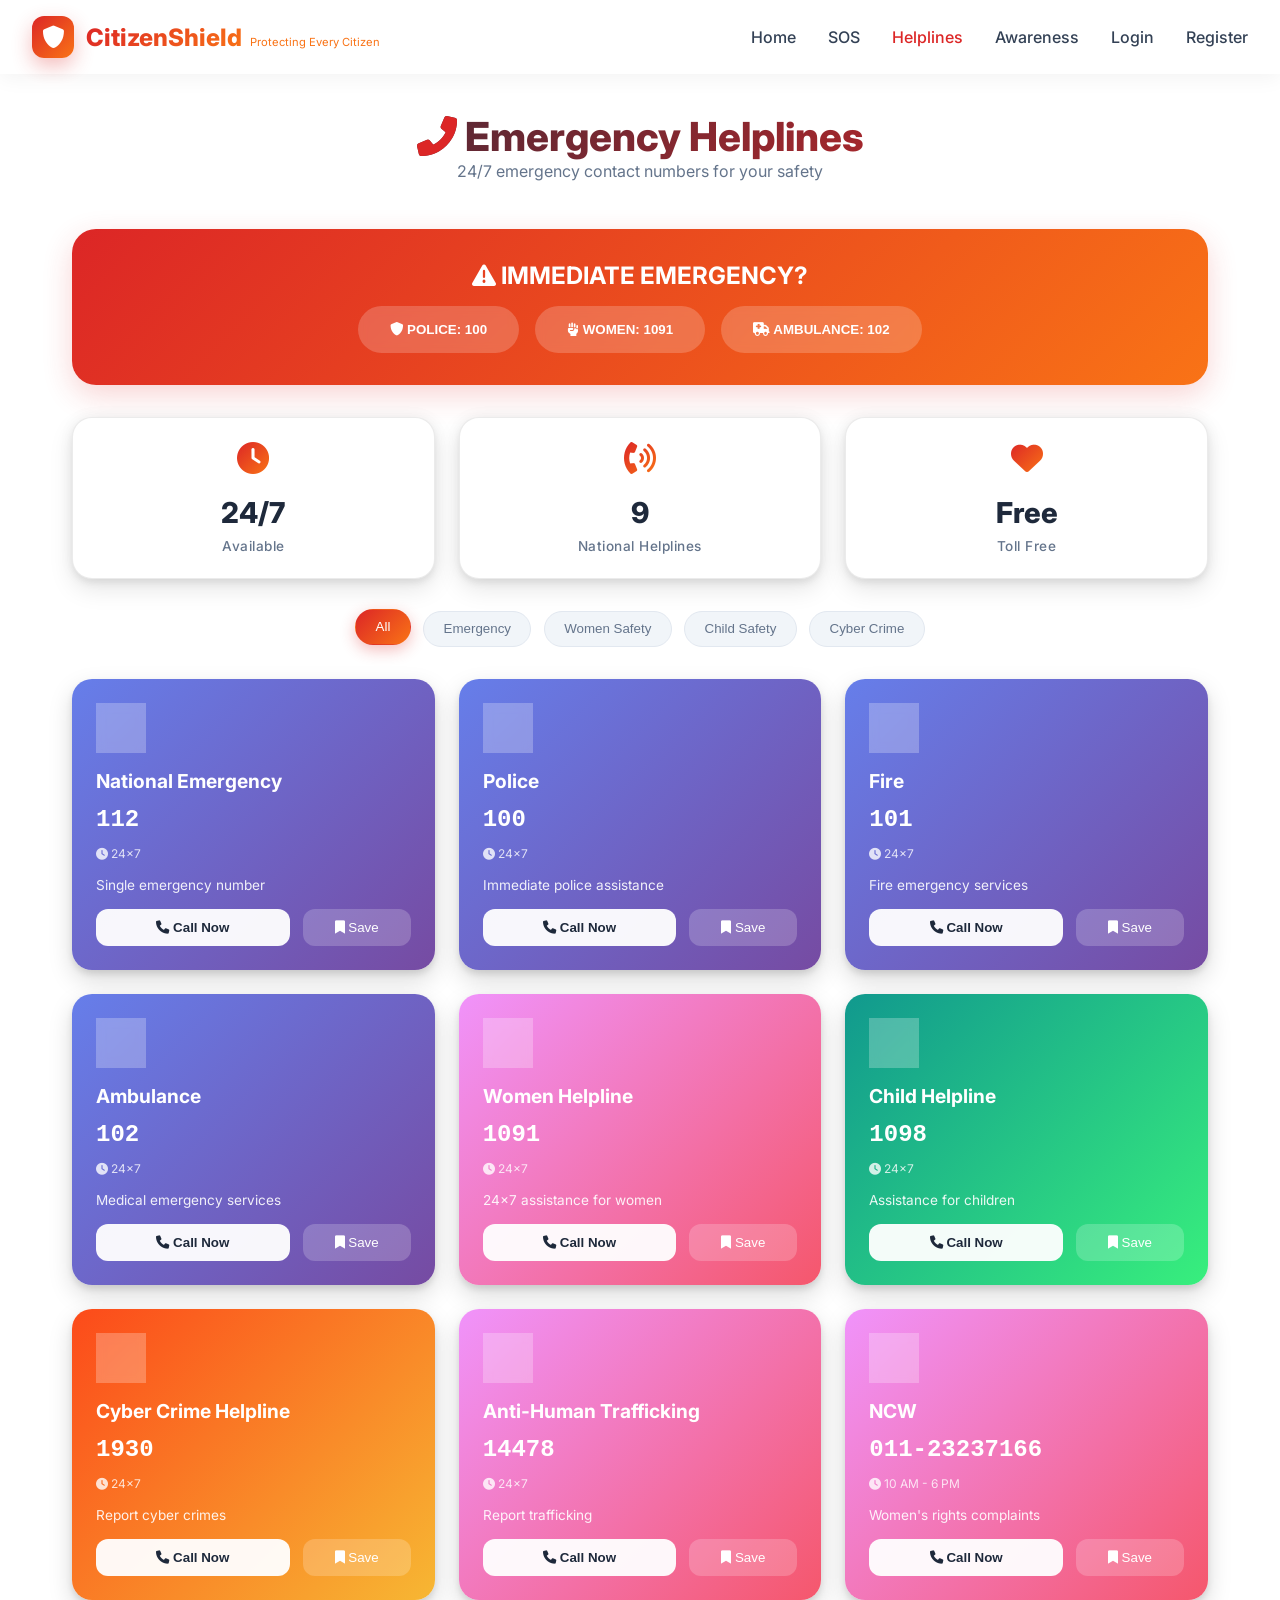
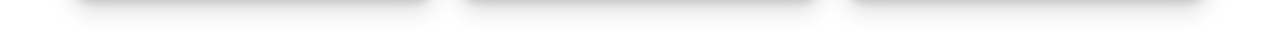
<file: frontend/pages/helplines.html>
<!DOCTYPE html>
<html lang="en">
<head>
    <meta charset="UTF-8">
    <meta name="viewport" content="width=device-width, initial-scale=1.0">
    <title>Emergency Helplines - CitizenShield</title>
    
    <link href="https://fonts.googleapis.com/css2?family=Inter:wght@300;400;500;600;700;800&display=swap" rel="stylesheet">
    <link rel="stylesheet" href="https://cdnjs.cloudflare.com/ajax/libs/font-awesome/6.0.0/css/all.min.css">
    
    <style>
        * {
            margin: 0;
            padding: 0;
            box-sizing: border-box;
        }

        body {
            font-family: 'Inter', sans-serif;
            background: #ffffff;
            color: #1e293b;
            overflow-x: hidden;
        }

        /* Navigation */
        .navbar {
            background: rgba(255, 255, 255, 0.98);
            backdrop-filter: blur(10px);
            box-shadow: 0 4px 20px rgba(0,0,0,0.05);
            position: fixed;
            width: 100%;
            top: 0;
            z-index: 1000;
        }

        .nav-container {
            max-width: 1280px;
            margin: 0 auto;
            padding: 1rem 2rem;
            display: flex;
            justify-content: space-between;
            align-items: center;
        }

        .logo {
            display: flex;
            align-items: center;
            gap: 12px;
            cursor: pointer;
        }

        .logo-icon {
            width: 42px;
            height: 42px;
            background: linear-gradient(135deg, #dc2626, #f97316);
            border-radius: 12px;
            display: flex;
            align-items: center;
            justify-content: center;
            box-shadow: 0 8px 20px rgba(220,38,38,0.3);
        }

        .logo-icon i {
            font-size: 1.4rem;
            color: white;
        }

        .logo-text {
            font-size: 1.5rem;
            font-weight: 800;
            background: linear-gradient(135deg, #dc2626, #f97316);
            -webkit-background-clip: text;
            -webkit-text-fill-color: transparent;
        }

        .logo-tag {
            font-size: 0.7rem;
            color: #f97316;
            margin-left: 0.5rem;
        }

        .nav-menu {
            display: flex;
            list-style: none;
            gap: 2rem;
            align-items: center;
        }

        .nav-menu a {
            text-decoration: none;
            color: #334155;
            font-weight: 500;
            transition: color 0.3s;
            cursor: pointer;
        }

        .nav-menu a:hover,
        .nav-menu a.active {
            color: #dc2626;
        }

        /* Helplines Container - White Background */
        .helplines-container {
            min-height: 100vh;
            background: #ffffff;
            padding-top: 80px;
        }

        .helplines-content {
            max-width: 1200px;
            margin: 0 auto;
            padding: 2rem;
        }

        .helplines-header {
            text-align: center;
            margin-bottom: 3rem;
        }

        .helplines-header h1 {
            font-size: 2.5rem;
            font-weight: 800;
            background: linear-gradient(135deg, #1e293b, #dc2626);
            -webkit-background-clip: text;
            -webkit-text-fill-color: transparent;
        }

        .helplines-header h1 i {
            background: none;
            -webkit-text-fill-color: #dc2626;
        }

        .helplines-header p {
            color: #64748b;
        }

        /* Emergency Bar - Colorful */
        .emergency-bar {
            background: linear-gradient(135deg, #dc2626, #f97316);
            border-radius: 24px;
            padding: 2rem;
            text-align: center;
            margin-bottom: 2rem;
            box-shadow: 0 10px 30px rgba(220,38,38,0.2);
        }

        .emergency-bar h2 {
            color: white;
            margin-bottom: 1rem;
        }

        .emergency-buttons {
            display: flex;
            justify-content: center;
            gap: 1rem;
            flex-wrap: wrap;
        }

        .emergency-btn {
            background: rgba(255,255,255,0.2);
            padding: 1rem 2rem;
            border-radius: 50px;
            color: white;
            font-weight: 600;
            border: none;
            cursor: pointer;
            transition: all 0.3s;
            backdrop-filter: blur(5px);
        }

        .emergency-btn:hover {
            background: white;
            color: #dc2626;
            transform: translateY(-3px);
        }

        /* Stats Cards - White with Full Shadow */
        .stats-grid {
            display: grid;
            grid-template-columns: repeat(auto-fit, minmax(200px, 1fr));
            gap: 1.5rem;
            margin-bottom: 2rem;
        }

        .stat-card {
            background: white;
            border-radius: 20px;
            padding: 1.5rem;
            text-align: center;
            box-shadow: 0 10px 25px rgba(0,0,0,0.1), 0 4px 6px rgba(0,0,0,0.05), 0 0 15px rgba(0,0,0,0.05);
            border: 1px solid rgba(0,0,0,0.08);
            transition: all 0.3s;
        }

        .stat-card:hover {
            transform: translateY(-5px);
            box-shadow: 0 20px 35px rgba(0,0,0,0.15), 0 8px 12px rgba(0,0,0,0.1), 0 0 20px rgba(249,115,22,0.2);
            border-color: rgba(249,115,22,0.3);
        }

        .stat-card i {
            font-size: 2rem;
            background: linear-gradient(135deg, #dc2626, #f97316);
            -webkit-background-clip: text;
            -webkit-text-fill-color: transparent;
            margin-bottom: 0.8rem;
            display: inline-block;
        }

        .stat-number {
            font-size: 1.8rem;
            font-weight: 800;
            color: #1e293b;
            margin: 0.5rem 0;
        }

        .stat-label {
            font-size: 0.85rem;
            color: #64748b;
            font-weight: 500;
            letter-spacing: 0.5px;
        }

        /* Category Filters */
        .category-filters {
            display: flex;
            justify-content: center;
            gap: 0.8rem;
            flex-wrap: wrap;
            margin-bottom: 2rem;
        }

        .filter-btn {
            background: #f1f5f9;
            border: 1px solid #e2e8f0;
            padding: 0.6rem 1.2rem;
            border-radius: 50px;
            color: #64748b;
            cursor: pointer;
            transition: all 0.3s;
            font-weight: 500;
        }

        .filter-btn:hover,
        .filter-btn.active {
            background: linear-gradient(135deg, #dc2626, #f97316);
            color: white;
            border-color: transparent;
            transform: translateY(-2px);
            box-shadow: 0 5px 15px rgba(220,38,38,0.3);
        }

        /* Helpline Cards - Colorful by Category */
        .helplines-grid {
            display: grid;
            grid-template-columns: repeat(auto-fill, minmax(320px, 1fr));
            gap: 1.5rem;
        }

        .helpline-card[data-category="emergency"] {
            background: linear-gradient(135deg, #667eea, #764ba2);
        }

        .helpline-card[data-category="women"] {
            background: linear-gradient(135deg, #f093fb, #f5576c);
        }

        .helpline-card[data-category="child"] {
            background: linear-gradient(135deg, #11998e, #38ef7d);
        }

        .helpline-card[data-category="cyber"] {
            background: linear-gradient(135deg, #fc4a1a, #f7b733);
        }

        .helpline-card {
            border-radius: 20px;
            padding: 1.5rem;
            transition: all 0.3s;
            color: white;
            box-shadow: 0 10px 25px rgba(0,0,0,0.15), 0 4px 6px rgba(0,0,0,0.1);
        }

        .helpline-card:hover {
            transform: translateY(-5px);
            box-shadow: 0 20px 35px rgba(0,0,0,0.2), 0 8px 12px rgba(0,0,0,0.15);
        }

        .helpline-icon {
            width: 50px;
            height: 50px;
            background: rgba(255,255,255,0.25);
            backdrop-filter: blur(5px);
            border-radius: 15px;
            display: flex;
            align-items: center;
            justify-content: center;
            margin-bottom: 1rem;
        }

        .helpline-icon i {
            font-size: 1.5rem;
            color: white;
        }

        .helpline-card h3 {
            color: white;
            font-size: 1.2rem;
            margin-bottom: 0.3rem;
        }

        .helpline-number {
            font-size: 1.5rem;
            font-weight: 700;
            color: white;
            margin: 0.8rem 0;
            font-family: monospace;
        }

        .helpline-description {
            color: rgba(255,255,255,0.9);
            font-size: 0.85rem;
            margin-bottom: 1rem;
        }

        .helpline-timing {
            font-size: 0.75rem;
            color: rgba(255,255,255,0.8);
            margin-bottom: 1rem;
        }

        .helpline-actions {
            display: flex;
            gap: 0.8rem;
        }

        .call-btn {
            flex: 2;
            background: rgba(255,255,255,0.95);
            color: #1e293b;
            border: none;
            padding: 0.7rem;
            border-radius: 12px;
            cursor: pointer;
            font-weight: 600;
            transition: all 0.3s;
        }

        .call-btn:hover {
            background: white;
            transform: scale(1.02);
            box-shadow: 0 3px 10px rgba(0,0,0,0.2);
        }

        .save-btn {
            flex: 1;
            background: rgba(255,255,255,0.2);
            color: white;
            border: none;
            padding: 0.7rem;
            border-radius: 12px;
            cursor: pointer;
            transition: all 0.3s;
        }

        .save-btn:hover {
            background: rgba(255,255,255,0.3);
            transform: scale(1.02);
        }

        .save-btn.saved {
            background: #10b981;
            color: white;
        }

        /* Modal */
        .call-modal {
            display: none;
            position: fixed;
            top: 0;
            left: 0;
            width: 100%;
            height: 100%;
            background: rgba(0,0,0,0.8);
            backdrop-filter: blur(8px);
            z-index: 2000;
            justify-content: center;
            align-items: center;
        }

        .call-modal.show {
            display: flex;
        }

        .call-modal-content {
            background: white;
            padding: 2rem;
            border-radius: 24px;
            max-width: 400px;
            width: 90%;
            text-align: center;
            box-shadow: 0 25px 50px rgba(0,0,0,0.3);
        }

        .call-modal-content i {
            font-size: 3rem;
            color: #dc2626;
            margin-bottom: 1rem;
        }

        .call-number {
            font-size: 2rem;
            font-weight: 800;
            color: #dc2626;
            margin: 1rem 0;
            font-family: monospace;
        }

        .call-actions {
            display: flex;
            gap: 1rem;
            margin-top: 1.5rem;
        }

        /* Toast */
        .toast {
            position: fixed;
            bottom: 20px;
            right: 20px;
            background: #10b981;
            color: white;
            padding: 0.8rem 1.2rem;
            border-radius: 50px;
            z-index: 3000;
            animation: slideIn 0.3s ease;
            box-shadow: 0 5px 20px rgba(0,0,0,0.2);
        }

        .toast.warning {
            background: #f59e0b;
        }

        .toast.error {
            background: #dc2626;
        }

        @keyframes slideIn {
            from {
                transform: translateX(100%);
                opacity: 0;
            }
            to {
                transform: translateX(0);
                opacity: 1;
            }
        }

        @keyframes slideOut {
            from {
                transform: translateX(0);
                opacity: 1;
            }
            to {
                transform: translateX(100%);
                opacity: 0;
            }
        }

        /* Mobile Menu */
        .hamburger {
            display: none;
            cursor: pointer;
            background: none;
            border: none;
            font-size: 1.8rem;
            color: #dc2626;
        }

        @media (max-width: 768px) {
            .hamburger {
                display: block;
            }

            .nav-menu {
                display: none;
                position: absolute;
                top: 70px;
                left: 0;
                width: 100%;
                background: white;
                flex-direction: column;
                padding: 1rem;
                gap: 1rem;
                box-shadow: 0 10px 20px rgba(0,0,0,0.1);
            }

            .nav-menu.active {
                display: flex;
            }

            .helplines-header h1 {
                font-size: 2rem;
            }

            .emergency-buttons {
                flex-direction: column;
            }

            .helplines-grid {
                grid-template-columns: 1fr;
            }

            .stats-grid {
                gap: 1rem;
            }

            .stat-number {
                font-size: 1.5rem;
            }
        }
    </style>
</head>
<body>
    <nav class="navbar">
        <div class="nav-container">
            <div class="logo" onclick="window.location.href='../index.html'">
                <div class="logo-icon"><i class="fas fa-shield-alt"></i></div>
                <div><span class="logo-text">CitizenShield</span><span class="logo-tag">Protecting Every Citizen</span></div>
            </div>
            <button class="hamburger" id="hamburger">
                <i class="fas fa-bars"></i>
            </button>
            <ul class="nav-menu" id="nav-menu">
                <li><a href="../index.html">Home</a></li>
                <li><a href="sos.html">SOS</a></li>
                <li><a href="helplines.html" class="active">Helplines</a></li>
                <li><a href="crime-awareness/dashboard.html">Awareness</a></li>
                <li><a href="profile.html">Profile</a></li>
                <li><a href="login.html">Login</a></li>
                <li><a href="register.html">Register</a></li>
            </ul>
        </div>
    </nav>

    <div class="helplines-container">
        <div class="helplines-content">
            <div class="helplines-header">
                <h1><i class="fas fa-phone-alt"></i> Emergency Helplines</h1>
                <p>24/7 emergency contact numbers for your safety</p>
            </div>

            <div class="emergency-bar">
                <h2><i class="fas fa-exclamation-triangle"></i> IMMEDIATE EMERGENCY?</h2>
                <div class="emergency-buttons">
                    <button class="emergency-btn" onclick="showCallModal('Police', '100')"><i class="fas fa-shield-alt"></i> POLICE: 100</button>
                    <button class="emergency-btn" onclick="showCallModal('Women Helpline', '1091')"><i class="fas fa-fist-raised"></i> WOMEN: 1091</button>
                    <button class="emergency-btn" onclick="showCallModal('Ambulance', '102')"><i class="fas fa-ambulance"></i> AMBULANCE: 102</button>
                </div>
            </div>

            <div class="stats-grid">
                <div class="stat-card"><i class="fas fa-clock"></i><div class="stat-number">24/7</div><div class="stat-label">Available</div></div>
                <div class="stat-card"><i class="fas fa-phone-volume"></i><div class="stat-number" id="helplines-count">9</div><div class="stat-label">National Helplines</div></div>
                <div class="stat-card"><i class="fas fa-heart"></i><div class="stat-number">Free</div><div class="stat-label">Toll Free</div></div>
            </div>

            <div class="category-filters">
                <button class="filter-btn active" onclick="filterHelplines('all')">All</button>
                <button class="filter-btn" onclick="filterHelplines('emergency')">Emergency</button>
                <button class="filter-btn" onclick="filterHelplines('women')">Women Safety</button>
                <button class="filter-btn" onclick="filterHelplines('child')">Child Safety</button>
                <button class="filter-btn" onclick="filterHelplines('cyber')">Cyber Crime</button>
            </div>

            <div id="helplines-grid" class="helplines-grid"></div>
        </div>
    </div>

    <div id="call-modal" class="call-modal">
        <div class="call-modal-content">
            <i class="fas fa-phone-volume"></i>
            <h3 id="call-service-name">Call Emergency Service</h3>
            <p>You are about to call</p>
            <div class="call-number" id="call-number">100</div>
            <div class="call-actions">
                <button onclick="makeCall()" class="call-btn" style="flex:2; background: #dc2626; color: white;">Call Now</button>
                <button onclick="closeCallModal()" class="save-btn" style="flex:1; background: #f1f5f9; color: #64748b;">Cancel</button>
            </div>
        </div>
    </div>

    <script>
        const helplinesData = [
            { service_name: "National Emergency", phone_number: "112", description: "Single emergency number", timing: "24x7", icon: "fa-exclamation-triangle", category: "emergency" },
            { service_name: "Police", phone_number: "100", description: "Immediate police assistance", timing: "24x7", icon: "fa-shield-alt", category: "emergency" },
            { service_name: "Fire", phone_number: "101", description: "Fire emergency services", timing: "24x7", icon: "fa-fire-extinguisher", category: "emergency" },
            { service_name: "Ambulance", phone_number: "102", description: "Medical emergency services", timing: "24x7", icon: "fa-ambulance", category: "emergency" },
            { service_name: "Women Helpline", phone_number: "1091", description: "24x7 assistance for women", timing: "24x7", icon: "fa-fist-raised", category: "women" },
            { service_name: "Child Helpline", phone_number: "1098", description: "Assistance for children", timing: "24x7", icon: "fa-child", category: "child" },
            { service_name: "Cyber Crime Helpline", phone_number: "1930", description: "Report cyber crimes", timing: "24x7", icon: "fa-laptop", category: "cyber" },
            { service_name: "Anti-Human Trafficking", phone_number: "14478", description: "Report trafficking", timing: "24x7", icon: "fa-hand-holding-heart", category: "women" },
            { service_name: "NCW", phone_number: "011-23237166", description: "Women's rights complaints", timing: "10 AM - 6 PM", icon: "fa-gavel", category: "women" }
        ];
        let allHelplines = helplinesData;
        let savedContacts = JSON.parse(localStorage.getItem('savedHelplines') || '[]');
        let currentCallNumber = '', currentCallService = '';

        function showToast(msg, type = 'success') {
            const toast = document.createElement('div');
            toast.className = `toast ${type}`;
            toast.innerHTML = `<i class="fas ${type === 'success' ? 'fa-check-circle' : 'fa-exclamation-circle'}"></i> ${msg}`;
            document.body.appendChild(toast);
            setTimeout(() => { toast.style.animation = 'slideOut 0.3s ease'; setTimeout(() => toast.remove(), 300); }, 3000);
        }

        function showCallModal(service, number) {
            currentCallService = service;
            currentCallNumber = number;
            document.getElementById('call-service-name').textContent = service;
            document.getElementById('call-number').textContent = number;
            document.getElementById('call-modal').classList.add('show');
        }
        
        function closeCallModal() { 
            document.getElementById('call-modal').classList.remove('show'); 
        }
        
        function makeCall() { 
            window.location.href = `tel:${currentCallNumber}`; 
            showToast(`Calling ${currentCallService}...`, 'success'); 
            setTimeout(closeCallModal, 1000); 
        }

        function saveContact(service, number) {
            const id = `${service}-${number}`;
            const idx = savedContacts.indexOf(id);
            if (idx === -1) { 
                savedContacts.push(id); 
                showToast(`✅ ${service} saved`, 'success'); 
            } else { 
                savedContacts.splice(idx, 1); 
                showToast(`❌ ${service} removed`, 'warning'); 
            }
            localStorage.setItem('savedHelplines', JSON.stringify(savedContacts));
            displayHelplines(allHelplines);
        }

        function filterHelplines(category) {
            document.querySelectorAll('.filter-btn').forEach(btn => btn.classList.remove('active'));
            event.target.classList.add('active');
            displayHelplines(category === 'all' ? allHelplines : allHelplines.filter(h => h.category === category));
        }

        function displayHelplines(helplines) {
            const container = document.getElementById('helplines-grid');
            document.getElementById('helplines-count').textContent = helplines.length;
            container.innerHTML = helplines.map(h => {
                const isSaved = savedContacts.includes(`${h.service_name}-${h.phone_number}`);
                return `<div class="helpline-card" data-category="${h.category}">
                    <div class="helpline-icon"><i class="fas ${h.icon}"></i></div>
                    <h3>${h.service_name}</h3>
                    <div class="helpline-number">${h.phone_number}</div>
                    <div class="helpline-timing"><i class="fas fa-clock"></i> ${h.timing}</div>
                    <p class="helpline-description">${h.description}</p>
                    <div class="helpline-actions">
                        <button onclick="showCallModal('${h.service_name}', '${h.phone_number}')" class="call-btn"><i class="fas fa-phone"></i> Call Now</button>
                        <button onclick="saveContact('${h.service_name}', '${h.phone_number}')" class="save-btn ${isSaved ? 'saved' : ''}"><i class="fas ${isSaved ? 'fa-check' : 'fa-bookmark'}"></i> ${isSaved ? 'Saved' : 'Save'}</button>
                    </div>
                </div>`;
            }).join('');
        }

        // Update navigation based on login status
        function updateNavigation() {
            const token = localStorage.getItem('token');
            const navMenu = document.getElementById('nav-menu');
            if (!navMenu) return;
            
            if (token) {
                navMenu.innerHTML = `
                    <li><a href="../index.html">Home</a></li>
                    <li><a href="sos.html">SOS</a></li>
                    <li><a href="helplines.html" class="active">Helplines</a></li>
                    <li><a href="crime-awareness/dashboard.html">Awareness</a></li>
                    <li><a href="profile.html">Profile</a></li>
                    <li><a href="#" id="logout-link">Logout</a></li>
                `;
            } else {
                navMenu.innerHTML = `
                    <li><a href="../index.html">Home</a></li>
                    <li><a href="sos.html">SOS</a></li>
                    <li><a href="helplines.html" class="active">Helplines</a></li>
                    <li><a href="crime-awareness/dashboard.html">Awareness</a></li>
                    <li><a href="login.html">Login</a></li>
                    <li><a href="register.html">Register</a></li>
                `;
            }
            
            // Add logout event listener
            const logoutLink = document.getElementById('logout-link');
            if (logoutLink) {
                logoutLink.addEventListener('click', (e) => {
                    e.preventDefault();
                    localStorage.removeItem('token');
                    localStorage.removeItem('user');
                    showToast('Logged out successfully', 'success');
                    setTimeout(() => window.location.href = '../index.html', 1000);
                });
            }
        }

        // Hamburger Menu
        const hamburger = document.getElementById('hamburger');
        const navMenu = document.getElementById('nav-menu');
        
        if (hamburger) {
            hamburger.addEventListener('click', () => {
                navMenu.classList.toggle('active');
                hamburger.innerHTML = navMenu.classList.contains('active') ? '<i class="fas fa-times"></i>' : '<i class="fas fa-bars"></i>';
            });
        }

        document.addEventListener('DOMContentLoaded', () => { 
            displayHelplines(allHelplines);
            updateNavigation();
        });
        
        window.addEventListener('click', e => { 
            if (e.target === document.getElementById('call-modal')) closeCallModal(); 
        });
        
        document.addEventListener('keydown', e => { 
            if (e.key === 'Escape') closeCallModal(); 
        });
    </script>
</body>
</html>
</file>
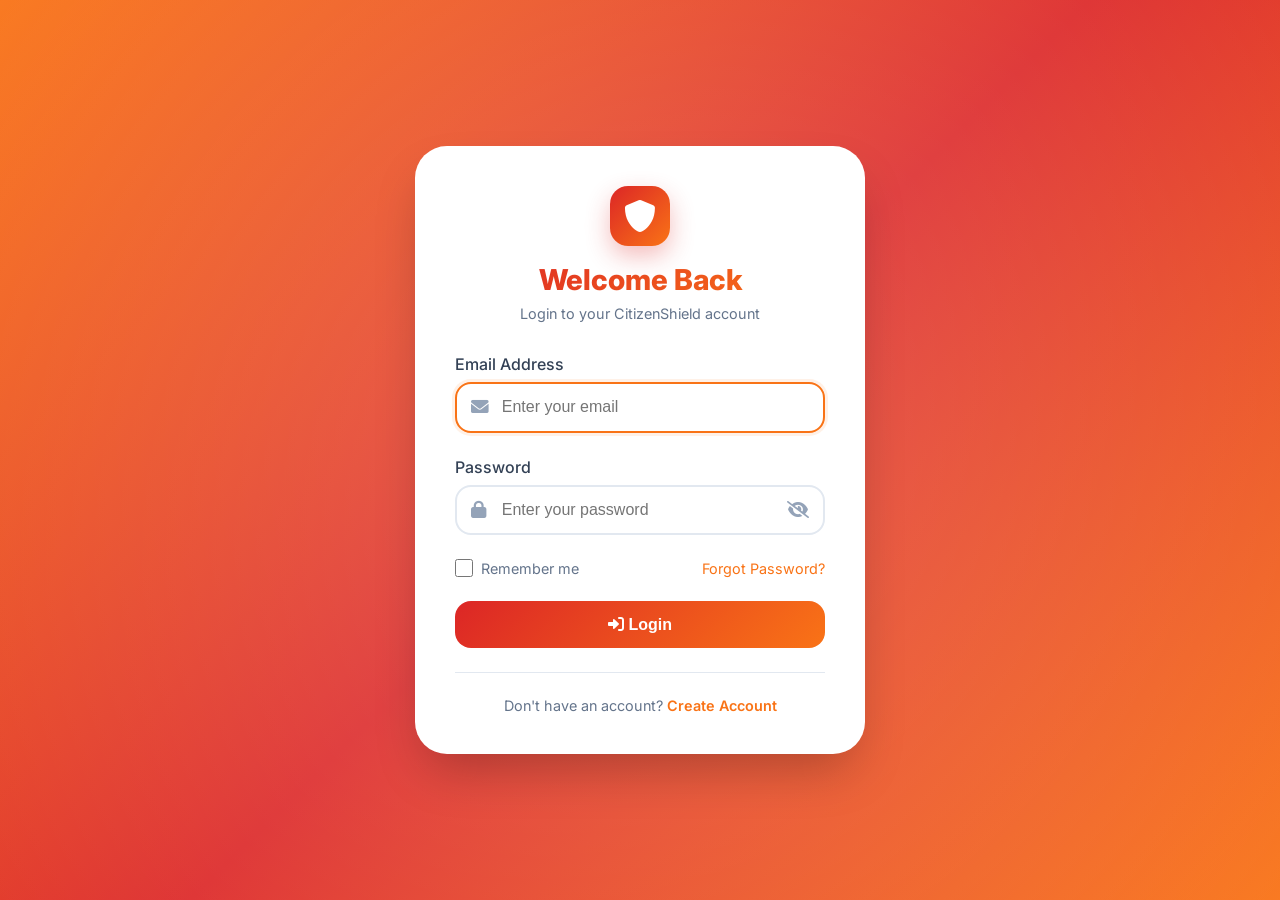
<file: frontend/pages/login.html>
<!DOCTYPE html>
<html lang="en">
<head>
    <meta charset="UTF-8">
    <meta name="viewport" content="width=device-width, initial-scale=1.0">
    <title>Login - CitizenShield</title>
    
    <link href="https://fonts.googleapis.com/css2?family=Inter:wght@300;400;500;600;700;800&display=swap" rel="stylesheet">
    <link rel="stylesheet" href="https://cdnjs.cloudflare.com/ajax/libs/font-awesome/6.0.0/css/all.min.css">
    
    <style>
        * {
            margin: 0;
            padding: 0;
            box-sizing: border-box;
        }

        body {
            font-family: 'Inter', sans-serif;
            background: #ffffff;
            color: #1e293b;
            overflow-x: hidden;
        }

        .auth-container {
            min-height: 100vh;
            display: flex;
            align-items: center;
            justify-content: center;
            background: linear-gradient(135deg, #f97316 0%, #dc2626 50%, #f97316 100%);
            position: relative;
            overflow: hidden;
            padding: 2rem;
        }

        .auth-bg {
            position: absolute;
            width: 100%;
            height: 100%;
            top: 0;
            left: 0;
            overflow: hidden;
        }

        .auth-bg::before {
            content: '';
            position: absolute;
            width: 200%;
            height: 200%;
            top: -50%;
            left: -50%;
            background: radial-gradient(circle, rgba(255,255,255,0.2) 0%, rgba(255,255,255,0.05) 50%, transparent 70%);
            animation: rotate 30s linear infinite;
        }

        @keyframes rotate {
            from { transform: rotate(0deg); }
            to { transform: rotate(360deg); }
        }

        .auth-card {
            position: relative;
            z-index: 10;
            max-width: 450px;
            width: 100%;
            background: white;
            border-radius: 32px;
            padding: 2.5rem;
            box-shadow: 0 25px 50px -12px rgba(0, 0, 0, 0.25);
            animation: fadeInUp 0.6s ease;
        }

        @keyframes fadeInUp {
            from { opacity: 0; transform: translateY(30px); }
            to { opacity: 1; transform: translateY(0); }
        }

        .auth-logo {
            text-align: center;
            margin-bottom: 2rem;
        }

        .auth-logo-icon {
            width: 60px;
            height: 60px;
            background: linear-gradient(135deg, #dc2626, #f97316);
            border-radius: 18px;
            display: flex;
            align-items: center;
            justify-content: center;
            margin: 0 auto 1rem;
            box-shadow: 0 10px 25px rgba(220,38,38,0.3);
        }

        .auth-logo-icon i { font-size: 2rem; color: white; }
        .auth-logo h1 { font-size: 1.8rem; font-weight: 800; background: linear-gradient(135deg, #dc2626, #f97316); -webkit-background-clip: text; -webkit-text-fill-color: transparent; margin-bottom: 0.5rem; }
        .auth-logo p { color: #64748b; font-size: 0.9rem; }

        .form-group { margin-bottom: 1.5rem; }
        .form-group label { display: block; margin-bottom: 0.5rem; font-weight: 500; color: #334155; }

        .input-wrapper {
            position: relative;
            display: flex;
            align-items: center;
        }
        
        .input-wrapper .input-icon {
            position: absolute;
            left: 1rem;
            color: #94a3b8;
            font-size: 1.1rem;
            pointer-events: none;
        }
        
        .input-wrapper input {
            width: 100%;
            padding: 0.9rem 2.8rem 0.9rem 2.8rem;
            border: 2px solid #e2e8f0;
            border-radius: 16px;
            font-size: 1rem;
            transition: all 0.3s;
            background: white;
        }
        
        .input-wrapper input:focus {
            outline: none;
            border-color: #f97316;
            box-shadow: 0 0 0 3px rgba(249,115,22,0.1);
        }
        
        .input-wrapper input:focus + .input-icon {
            color: #f97316;
        }

        .password-toggle {
            position: absolute;
            right: 1rem;
            cursor: pointer;
            color: #94a3b8;
            z-index: 2;
            font-size: 1.1rem;
        }
        
        .password-toggle:hover {
            color: #f97316;
        }

        .form-options {
            display: flex;
            justify-content: space-between;
            align-items: center;
            margin-bottom: 1.5rem;
        }
        
        .checkbox {
            display: flex;
            align-items: center;
            gap: 0.5rem;
            cursor: pointer;
        }
        
        .checkbox input {
            width: 18px;
            height: 18px;
            accent-color: #f97316;
        }
        
        .checkbox span {
            font-size: 0.9rem;
            color: #64748b;
        }
        
        .forgot-link {
            font-size: 0.9rem;
            color: #f97316;
            text-decoration: none;
            cursor: pointer;
        }
        
        .forgot-link:hover {
            color: #dc2626;
            text-decoration: underline;
        }

        .login-btn {
            width: 100%;
            padding: 0.9rem;
            background: linear-gradient(135deg, #dc2626, #f97316);
            color: white;
            border: none;
            border-radius: 16px;
            font-size: 1rem;
            font-weight: 600;
            cursor: pointer;
            transition: all 0.3s;
            position: relative;
            overflow: hidden;
        }
        
        .login-btn::before {
            content: '';
            position: absolute;
            top: 0;
            left: -100%;
            width: 100%;
            height: 100%;
            background: linear-gradient(90deg, transparent, rgba(255,255,255,0.3), transparent);
            transition: left 0.5s;
        }
        
        .login-btn:hover::before {
            left: 100%;
        }
        
        .login-btn:hover {
            transform: translateY(-2px);
            box-shadow: 0 10px 25px rgba(220,38,38,0.3);
        }

        .register-link {
            text-align: center;
            margin-top: 1.5rem;
            padding-top: 1.5rem;
            border-top: 1px solid #e2e8f0;
        }
        
        .register-link p {
            color: #64748b;
            font-size: 0.9rem;
        }
        
        .register-link a {
            color: #f97316;
            text-decoration: none;
            font-weight: 600;
        }
        
        .register-link a:hover {
            color: #dc2626;
        }

        /* Message Box Styles */
        .message-box {
            margin-top: 1rem;
            padding: 1rem;
            border-radius: 12px;
            text-align: center;
            font-weight: 500;
            font-size: 0.9rem;
            display: none;
            animation: fadeIn 0.3s ease;
        }
        
        @keyframes fadeIn {
            from { opacity: 0; transform: translateY(-10px); }
            to { opacity: 1; transform: translateY(0); }
        }
        
        .message-box.error {
            background: #fee2e2;
            color: #dc2626;
            border: 1px solid #fecaca;
            display: block;
        }
        
        .message-box.success {
            background: #dcfce7;
            color: #10b981;
            border: 1px solid #bbf7d0;
            display: block;
        }
        
        .message-box.info {
            background: #fef3c7;
            color: #f59e0b;
            border: 1px solid #fde68a;
            display: block;
        }

        /* Forgot Password Modal */
        .modal {
            display: none;
            position: fixed;
            top: 0;
            left: 0;
            width: 100%;
            height: 100%;
            background: rgba(0,0,0,0.8);
            backdrop-filter: blur(8px);
            z-index: 2000;
            justify-content: center;
            align-items: center;
        }
        
        .modal.show {
            display: flex;
        }
        
        .modal-content {
            background: white;
            border-radius: 24px;
            padding: 2rem;
            max-width: 450px;
            width: 90%;
            text-align: center;
            animation: modalFadeIn 0.3s ease;
        }
        
        @keyframes modalFadeIn {
            from { opacity: 0; transform: scale(0.95); }
            to { opacity: 1; transform: scale(1); }
        }
        
        .modal-content h3 {
            color: #1e293b;
            margin-bottom: 0.5rem;
        }
        
        .modal-content p {
            color: #64748b;
            font-size: 0.85rem;
            margin-bottom: 1.5rem;
        }
        
        .modal-content .form-group {
            margin-bottom: 1.5rem;
        }
        
        .modal-content input {
            width: 100%;
            padding: 0.9rem;
            border: 2px solid #e2e8f0;
            border-radius: 16px;
            font-size: 1rem;
        }
        
        .modal-content input:focus {
            outline: none;
            border-color: #f97316;
        }
        
        .modal-actions {
            display: flex;
            gap: 1rem;
            margin-top: 1rem;
        }
        
        .modal-btn-primary {
            flex: 1;
            padding: 0.8rem;
            background: linear-gradient(135deg, #dc2626, #f97316);
            color: white;
            border: none;
            border-radius: 12px;
            cursor: pointer;
            font-weight: 600;
        }
        
        .modal-btn-secondary {
            flex: 1;
            padding: 0.8rem;
            background: #f1f5f9;
            color: #64748b;
            border: none;
            border-radius: 12px;
            cursor: pointer;
            font-weight: 600;
        }
        
        .close-modal {
            float: right;
            cursor: pointer;
            font-size: 1.2rem;
            color: #94a3b8;
            transition: color 0.3s;
        }
        
        .close-modal:hover {
            color: #dc2626;
        }

        .login-btn.loading {
            pointer-events: none;
            opacity: 0.7;
        }
        
        .login-btn.loading i {
            animation: spin 1s linear infinite;
        }
        
        @keyframes spin {
            to { transform: rotate(360deg); }
        }

        @media (max-width: 480px) {
            .auth-card {
                padding: 1.8rem;
            }
        }
    </style>
</head>
<body>
    <div class="auth-container">
        <div class="auth-bg"></div>
        <div class="auth-card">
            <div class="auth-logo">
                <div class="auth-logo-icon"><i class="fas fa-shield-alt"></i></div>
                <h1>Welcome Back</h1>
                <p>Login to your CitizenShield account</p>
            </div>

            <form id="login-form">
                <div class="form-group">
                    <label>Email Address</label>
                    <div class="input-wrapper">
                        <i class="fas fa-envelope input-icon"></i>
                        <input type="email" id="email" placeholder="Enter your email" required>
                    </div>
                </div>

                <div class="form-group">
                    <label>Password</label>
                    <div class="input-wrapper">
                        <i class="fas fa-lock input-icon"></i>
                        <input type="password" id="password" placeholder="Enter your password" required>
                        <i class="fas fa-eye-slash password-toggle" id="togglePassword"></i>
                    </div>
                </div>

                <div class="form-options">
                    <label class="checkbox">
                        <input type="checkbox" id="remember-me">
                        <span>Remember me</span>
                    </label>
                    <a class="forgot-link" id="forgot-password-link">Forgot Password?</a>
                </div>

                <button type="submit" class="login-btn" id="login-btn">
                    <i class="fas fa-sign-in-alt"></i> Login
                </button>

                <div id="message-box" class="message-box"></div>
            </form>

            <div class="register-link">
                <p>Don't have an account? <a href="register.html">Create Account</a></p>
            </div>
        </div>
    </div>

    <!-- Forgot Password Modal -->
    <div id="forgot-password-modal" class="modal">
        <div class="modal-content">
            <div style="text-align: right;">
                <span class="close-modal" id="close-modal">&times;</span>
            </div>
            <i class="fas fa-key" style="font-size: 3rem; color: #f97316; margin-bottom: 1rem;"></i>
            <h3>Reset Password</h3>
            <p>Enter your email address and we'll send you a link to reset your password.</p>
            <div class="form-group">
                <input type="email" id="reset-email" placeholder="Enter your registered email" required>
            </div>
            <div class="modal-actions">
                <button id="send-reset-link" class="modal-btn-primary">Send Reset Link</button>
                <button id="cancel-reset" class="modal-btn-secondary">Cancel</button>
            </div>
            <div id="reset-message" class="message-box" style="margin-top: 1rem;"></div>
        </div>
    </div>

    <script>
        // API Configuration
        const API_BASE_URL = 'http://localhost:5000/api';

        // DOM Elements
        const loginForm = document.getElementById('login-form');
        const emailInput = document.getElementById('email');
        const passwordInput = document.getElementById('password');
        const loginBtn = document.getElementById('login-btn');
        const messageBox = document.getElementById('message-box');
        const rememberCheckbox = document.getElementById('remember-me');
        const togglePassword = document.getElementById('togglePassword');
        const forgotPasswordLink = document.getElementById('forgot-password-link');
        const forgotModal = document.getElementById('forgot-password-modal');
        const closeModal = document.getElementById('close-modal');
        const cancelReset = document.getElementById('cancel-reset');
        const sendResetLink = document.getElementById('send-reset-link');
        const resetEmail = document.getElementById('reset-email');
        const resetMessage = document.getElementById('reset-message');

        // Toggle Password Visibility
        if (togglePassword) {
            togglePassword.addEventListener('click', function() {
                const type = passwordInput.getAttribute('type') === 'password' ? 'text' : 'password';
                passwordInput.setAttribute('type', type);
                this.classList.toggle('fa-eye');
                this.classList.toggle('fa-eye-slash');
            });
        }

        // Open Forgot Password Modal
        if (forgotPasswordLink) {
            forgotPasswordLink.addEventListener('click', function(e) {
                e.preventDefault();
                forgotModal.classList.add('show');
                resetEmail.value = '';
                resetMessage.style.display = 'none';
            });
        }

        // Close Modal
        function closeForgotModal() {
            forgotModal.classList.remove('show');
            resetMessage.style.display = 'none';
            resetMessage.className = 'message-box';
        }

        if (closeModal) closeModal.addEventListener('click', closeForgotModal);
        if (cancelReset) cancelReset.addEventListener('click', closeForgotModal);

        // Close modal on outside click
        window.addEventListener('click', (e) => {
            if (e.target === forgotModal) {
                closeForgotModal();
            }
        });

        // Show message function
        function showMessage(message, type = 'error', targetBox = messageBox) {
            targetBox.textContent = message;
            targetBox.className = `message-box ${type}`;
            targetBox.style.display = 'block';
            
            setTimeout(() => {
                targetBox.style.display = 'none';
                targetBox.className = 'message-box';
            }, 5000);
        }

        // Send Reset Link
        if (sendResetLink) {
            sendResetLink.addEventListener('click', async () => {
                const email = resetEmail.value.trim();
                
                if (!email) {
                    showMessage('❌ Please enter your email address', 'error', resetMessage);
                    return;
                }
                
                if (!/^[^\s@]+@([^\s@]+\.)+[^\s@]+$/.test(email)) {
                    showMessage('❌ Please enter a valid email address', 'error', resetMessage);
                    return;
                }
                
                sendResetLink.disabled = true;
                sendResetLink.innerHTML = '<i class="fas fa-spinner fa-spin"></i> Sending...';
                
                try {
                    const response = await fetch(`${API_BASE_URL}/auth/forgot-password`, {
                        method: 'POST',
                        headers: { 'Content-Type': 'application/json' },
                        body: JSON.stringify({ email })
                    });
                    
                    const data = await response.json();
                    
                    if (response.ok) {
                        showMessage('✅ Password reset link sent to your email! Please check your inbox.', 'success', resetMessage);
                        setTimeout(() => {
                            closeForgotModal();
                        }, 3000);
                    } else {
                        showMessage(`❌ ${data.error || 'Email not found. Please register first.'}`, 'error', resetMessage);
                    }
                } catch (error) {
                    console.error('Reset password error:', error);
                    showMessage('❌ Connection error. Please try again later.', 'error', resetMessage);
                } finally {
                    sendResetLink.disabled = false;
                    sendResetLink.innerHTML = 'Send Reset Link';
                }
            });
        }

        // Load saved email
        function loadSavedEmail() {
            const savedEmail = localStorage.getItem('remembered_email');
            if (savedEmail) {
                emailInput.value = savedEmail;
                rememberCheckbox.checked = true;
            }
        }

        // Save email
        function saveEmail(email) {
            if (rememberCheckbox.checked) {
                localStorage.setItem('remembered_email', email);
            } else {
                localStorage.removeItem('remembered_email');
            }
        }

        // Set loading state
        function setLoading(isLoading) {
            if (isLoading) {
                loginBtn.classList.add('loading');
                loginBtn.innerHTML = '<i class="fas fa-spinner fa-spin"></i> Logging in...';
                loginBtn.disabled = true;
            } else {
                loginBtn.classList.remove('loading');
                loginBtn.innerHTML = '<i class="fas fa-sign-in-alt"></i> Login';
                loginBtn.disabled = false;
            }
        }

        // Validate email
        function isValidEmail(email) {
            const re = /^[^\s@]+@([^\s@]+\.)+[^\s@]+$/;
            return re.test(email);
        }

        // Handle login
        if (loginForm) {
            loginForm.addEventListener('submit', async (e) => {
                e.preventDefault();
                
                messageBox.style.display = 'none';
                
                const email = emailInput.value.trim();
                const password = passwordInput.value;
                
                if (!email || !password) {
                    showMessage('❌ Please enter both email and password', 'error');
                    return;
                }
                
                if (!isValidEmail(email)) {
                    showMessage('❌ Please enter a valid email address', 'error');
                    return;
                }
                
                setLoading(true);
                
                try {
                    const response = await fetch(`${API_BASE_URL}/auth/login`, {
                        method: 'POST',
                        headers: { 'Content-Type': 'application/json' },
                        body: JSON.stringify({ email, password })
                    });
                    
                    const data = await response.json();
                    
                    if (response.ok) {
                        localStorage.setItem('token', data.access_token);
                        localStorage.setItem('user', JSON.stringify(data.user));
                        localStorage.setItem('loginTime', Date.now().toString());
                        saveEmail(email);
                        
                        showMessage(`✅ Login successful! Welcome back, ${data.user.name}! Redirecting...`, 'success');
                        
                        setTimeout(() => {
                            window.location.href = '../index.html';
                        }, 1500);
                    } else {
                        if (data.error && data.error.includes('password')) {
                            showMessage('❌ Incorrect password. Please try again.', 'error');
                        } else if (data.error && (data.error.includes('email') || data.error.includes('not found'))) {
                            showMessage('❌ No account found with this email. Please register first.', 'error');
                        } else {
                            showMessage(`❌ ${data.error || 'Login failed. Please try again.'}`, 'error');
                        }
                    }
                } catch (error) {
                    console.error('Login error:', error);
                    showMessage('❌ Connection error. Please check if the server is running on port 5000.', 'error');
                } finally {
                    setLoading(false);
                }
            });
        }

        // Enter key support
        if (passwordInput) {
            passwordInput.addEventListener('keypress', (e) => {
                if (e.key === 'Enter') {
                    loginForm.dispatchEvent(new Event('submit'));
                }
            });
        }

        // Load saved email
        loadSavedEmail();
        
        // Check if already logged in
        if (localStorage.getItem('token')) {
            window.location.href = '../index.html';
        }
        
        // Focus on email
        if (emailInput && !emailInput.value) {
            emailInput.focus();
        } else if (passwordInput) {
            passwordInput.focus();
        }
    </script>
</body>
</html>
</file>
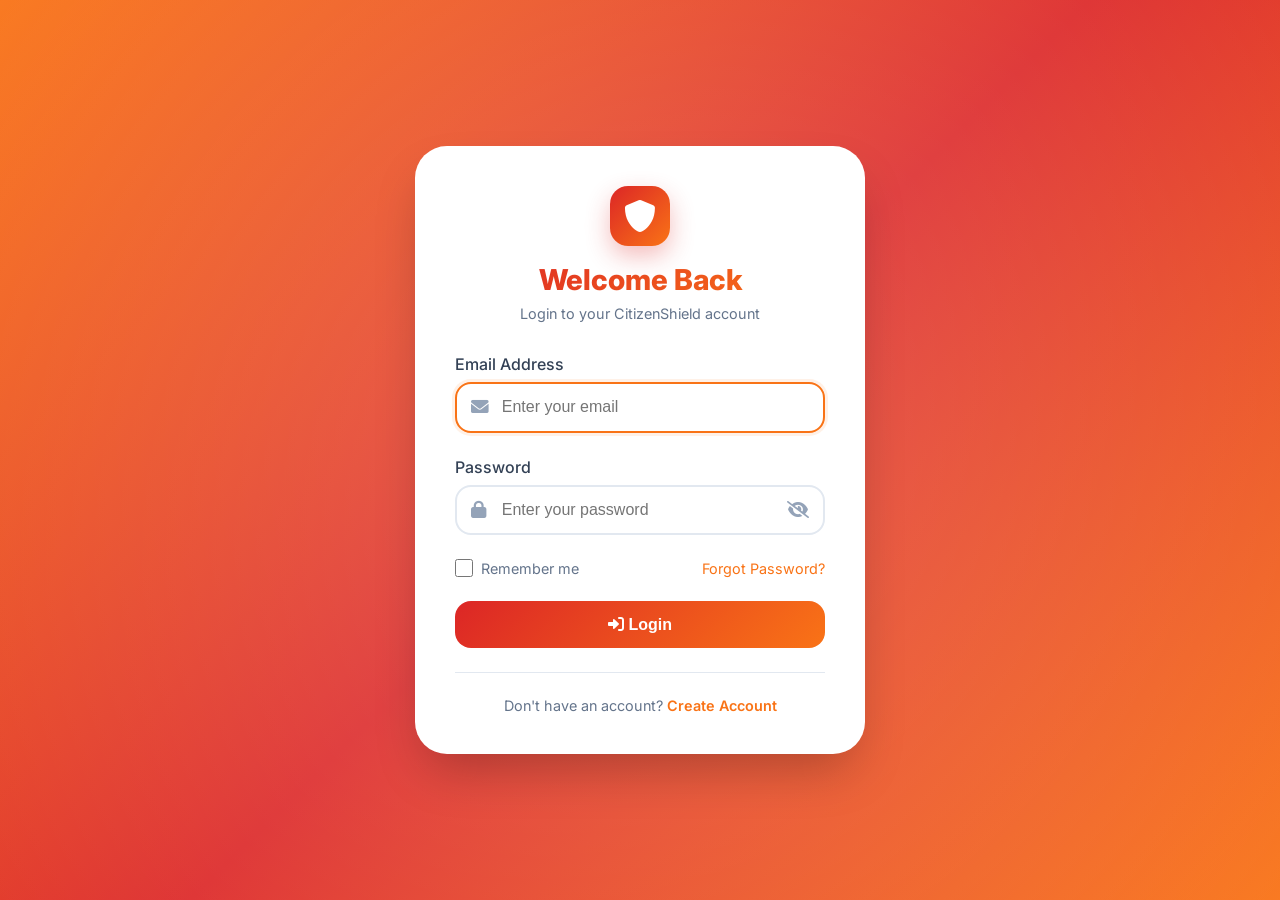
<file: frontend/pages/profile.html>
<!DOCTYPE html>
<html lang="en">
<head>
    <meta charset="UTF-8">
    <meta name="viewport" content="width=device-width, initial-scale=1.0">
    <title>My Profile - CitizenShield</title>
    
    <link href="https://fonts.googleapis.com/css2?family=Inter:wght@300;400;500;600;700;800&display=swap" rel="stylesheet">
    <link rel="stylesheet" href="https://cdnjs.cloudflare.com/ajax/libs/font-awesome/6.0.0/css/all.min.css">
    
    <style>
        * {
            margin: 0;
            padding: 0;
            box-sizing: border-box;
        }

        body {
            font-family: 'Inter', sans-serif;
            background: #ffffff;
            color: #1e293b;
            overflow-x: hidden;
        }

        /* Navigation */
        .navbar {
            background: rgba(255, 255, 255, 0.98);
            backdrop-filter: blur(10px);
            box-shadow: 0 4px 20px rgba(0,0,0,0.05);
            position: fixed;
            width: 100%;
            top: 0;
            z-index: 1000;
        }

        .nav-container {
            max-width: 1280px;
            margin: 0 auto;
            padding: 1rem 2rem;
            display: flex;
            justify-content: space-between;
            align-items: center;
        }

        .logo {
            display: flex;
            align-items: center;
            gap: 12px;
            cursor: pointer;
        }

        .logo-icon {
            width: 42px;
            height: 42px;
            background: linear-gradient(135deg, #dc2626, #f97316);
            border-radius: 12px;
            display: flex;
            align-items: center;
            justify-content: center;
            box-shadow: 0 8px 20px rgba(220,38,38,0.3);
        }

        .logo-icon i { font-size: 1.4rem; color: white; }
        .logo-text { font-size: 1.5rem; font-weight: 800; background: linear-gradient(135deg, #dc2626, #f97316); -webkit-background-clip: text; -webkit-text-fill-color: transparent; }
        .logo-tag { font-size: 0.7rem; color: #f97316; margin-left: 0.5rem; }
        .nav-menu { display: flex; list-style: none; gap: 2rem; align-items: center; }
        .nav-menu a { text-decoration: none; color: #334155; font-weight: 500; transition: color 0.3s; cursor: pointer; position: relative; }
        .nav-menu a:hover, .nav-menu a.active { color: #dc2626; }
        .nav-menu a::after {
            content: '';
            position: absolute;
            bottom: -5px;
            left: 0;
            width: 0;
            height: 2px;
            background: linear-gradient(90deg, #dc2626, #f97316);
            transition: width 0.3s;
        }
        .nav-menu a:hover::after, .nav-menu a.active::after { width: 100%; }

        /* Profile Container - White Background */
        .profile-container {
            min-height: 100vh;
            background: #ffffff;
            padding-top: 80px;
        }
        
        .profile-content {
            max-width: 1000px;
            margin: 0 auto;
            padding: 2rem;
        }
        
        /* Profile Header - Colorful Gradient */
        .profile-header {
            background: linear-gradient(135deg, #667eea, #764ba2);
            border-radius: 32px;
            padding: 2rem;
            margin-bottom: 2rem;
            text-align: center;
            box-shadow: 0 10px 25px rgba(0,0,0,0.1);
        }
        .avatar {
            width: 100px;
            height: 100px;
            background: rgba(255,255,255,0.25);
            backdrop-filter: blur(10px);
            border-radius: 50%;
            display: flex;
            align-items: center;
            justify-content: center;
            margin: 0 auto 1rem;
            box-shadow: 0 8px 20px rgba(0,0,0,0.1);
        }
        .avatar i { font-size: 3rem; color: white; }
        .profile-header h2 { color: white; margin-bottom: 0.25rem; }
        .profile-header p { color: rgba(255,255,255,0.9); }
        .role-badge {
            display: inline-block;
            background: rgba(255,255,255,0.2);
            color: white;
            padding: 0.3rem 1rem;
            border-radius: 50px;
            font-size: 0.8rem;
            margin-top: 0.5rem;
        }
        
        /* Stats Cards - White with Shadow */
        .stats-grid {
            display: grid;
            grid-template-columns: repeat(auto-fit, minmax(200px, 1fr));
            gap: 1.5rem;
            margin-bottom: 2rem;
        }
        .stat-card {
            background: white;
            border-radius: 20px;
            padding: 1.5rem;
            text-align: center;
            box-shadow: 0 4px 15px rgba(0,0,0,0.05);
            border: 1px solid #e2e8f0;
            transition: all 0.3s;
        }
        .stat-card:hover {
            transform: translateY(-5px);
            box-shadow: 0 10px 25px rgba(0,0,0,0.1);
            border-color: #f97316;
        }
        .stat-card i { font-size: 2rem; background: linear-gradient(135deg, #dc2626, #f97316); -webkit-background-clip: text; -webkit-text-fill-color: transparent; margin-bottom: 0.5rem; display: inline-block; }
        .stat-number { font-size: 2rem; font-weight: 800; color: #1e293b; }
        .stat-label { color: #64748b; font-size: 0.85rem; }
        
        /* Profile Cards - White with Shadow */
        .profile-card {
            background: white;
            border-radius: 24px;
            padding: 1.5rem;
            margin-bottom: 2rem;
            box-shadow: 0 4px 20px rgba(0,0,0,0.05);
            border: 1px solid #e2e8f0;
        }
        .card-header {
            display: flex;
            justify-content: space-between;
            align-items: center;
            margin-bottom: 1.5rem;
            padding-bottom: 1rem;
            border-bottom: 1px solid #e2e8f0;
        }
        .card-header h3 { color: #1e293b; display: flex; align-items: center; gap: 0.5rem; }
        .card-header h3 i { color: #f97316; }
        .edit-btn {
            background: linear-gradient(135deg, #dc2626, #f97316);
            border: none;
            color: white;
            cursor: pointer;
            font-size: 0.85rem;
            padding: 0.5rem 1rem;
            border-radius: 50px;
            transition: all 0.3s;
        }
        .edit-btn:hover {
            transform: translateY(-2px);
            box-shadow: 0 5px 15px rgba(220,38,38,0.3);
        }
        
        .info-row {
            display: flex;
            padding: 1rem 0;
            border-bottom: 1px solid #e2e8f0;
        }
        .info-row:last-child {
            border-bottom: none;
        }
        .info-label { width: 120px; color: #64748b; font-weight: 500; }
        .info-value { flex: 1; color: #1e293b; font-weight: 500; }
        
        /* Contact Cards - Colorful */
        .contact-card {
            background: linear-gradient(135deg, #f8fafc, #ffffff);
            border-radius: 16px;
            padding: 1rem;
            margin-bottom: 1rem;
            display: flex;
            justify-content: space-between;
            align-items: center;
            transition: all 0.3s;
            border: 1px solid #e2e8f0;
        }
        .contact-card:hover { 
            transform: translateX(5px);
            border-color: #f97316;
            box-shadow: 0 5px 15px rgba(0,0,0,0.05);
        }
        .contact-card.primary { 
            background: linear-gradient(135deg, #fef9f0, #fff5eb);
            border-left: 4px solid #10b981;
        }
        .contact-info { display: flex; align-items: center; gap: 1rem; }
        .contact-avatar {
            width: 48px;
            height: 48px;
            background: linear-gradient(135deg, #dc2626, #f97316);
            border-radius: 50%;
            display: flex;
            align-items: center;
            justify-content: center;
            color: white;
            font-weight: 600;
        }
        .contact-details h4 { color: #1e293b; margin-bottom: 0.25rem; }
        .contact-details p { color: #64748b; font-size: 0.8rem; }
        .contact-actions { display: flex; gap: 0.5rem; }
        .contact-actions button {
            background: none;
            border: none;
            cursor: pointer;
            padding: 0.5rem;
            border-radius: 8px;
            transition: all 0.3s;
        }
        .star-btn { color: #facc15; }
        .star-btn:hover { background: rgba(250,204,21,0.1); transform: scale(1.1); }
        .delete-btn { color: #dc2626; }
        .delete-btn:hover { background: rgba(220,38,38,0.1); transform: scale(1.1); }
        
        .empty-state { text-align: center; padding: 2rem; color: #94a3b8; }
        .empty-state i { font-size: 2rem; margin-bottom: 0.5rem; color: #cbd5e1; }
        
        /* SOS History Items */
        .sos-item {
            background: #f8fafc;
            border-radius: 12px;
            padding: 1rem;
            margin-bottom: 0.8rem;
            display: flex;
            justify-content: space-between;
            align-items: center;
            border: 1px solid #e2e8f0;
            transition: all 0.3s;
        }
        .sos-item:hover {
            transform: translateX(5px);
            border-color: #f97316;
        }
        .sos-info { display: flex; align-items: center; gap: 1rem; }
        .sos-icon {
            width: 40px;
            height: 40px;
            background: rgba(220,38,38,0.1);
            border-radius: 50%;
            display: flex;
            align-items: center;
            justify-content: center;
            color: #dc2626;
        }
        .sos-details h4 { color: #1e293b; font-size: 0.9rem; }
        .sos-details p { color: #64748b; font-size: 0.7rem; }
        .sos-status {
            padding: 0.25rem 0.75rem;
            border-radius: 20px;
            font-size: 0.7rem;
            font-weight: 600;
        }
        .status-active { background: rgba(220,38,38,0.1); color: #dc2626; }
        .status-resolved { background: rgba(16,185,129,0.1); color: #10b981; }
        
        /* Modal - White */
        .modal {
            display: none;
            position: fixed;
            top: 0;
            left: 0;
            width: 100%;
            height: 100%;
            background: rgba(0,0,0,0.8);
            backdrop-filter: blur(8px);
            z-index: 2000;
            justify-content: center;
            align-items: center;
        }
        .modal.show { display: flex; }
        .modal-content {
            background: white;
            padding: 2rem;
            border-radius: 24px;
            max-width: 450px;
            width: 90%;
            box-shadow: 0 25px 50px rgba(0,0,0,0.3);
        }
        .modal-content h3 { color: #1e293b; margin-bottom: 1.5rem; }
        .form-group { margin-bottom: 1rem; }
        .form-group label { display: block; color: #64748b; margin-bottom: 0.5rem; font-weight: 500; }
        .form-group input, .form-group select {
            width: 100%;
            padding: 0.8rem;
            background: #f8fafc;
            border: 1px solid #e2e8f0;
            border-radius: 12px;
            color: #1e293b;
            font-size: 1rem;
        }
        .form-group input:focus, .form-group select:focus {
            outline: none;
            border-color: #f97316;
            box-shadow: 0 0 0 3px rgba(249,115,22,0.1);
        }
        .modal-actions { display: flex; gap: 1rem; margin-top: 1.5rem; }
        .btn-primary {
            flex: 1;
            padding: 0.8rem;
            background: linear-gradient(135deg, #dc2626, #f97316);
            border: none;
            border-radius: 12px;
            color: white;
            cursor: pointer;
            font-weight: 600;
            transition: all 0.3s;
        }
        .btn-primary:hover {
            transform: translateY(-2px);
            box-shadow: 0 5px 15px rgba(220,38,38,0.3);
        }
        .btn-secondary {
            flex: 1;
            padding: 0.8rem;
            background: #f1f5f9;
            border: none;
            border-radius: 12px;
            color: #64748b;
            cursor: pointer;
            font-weight: 600;
            transition: all 0.3s;
        }
        .btn-secondary:hover {
            background: #e2e8f0;
        }
        
        /* Toast */
        .toast {
            position: fixed;
            bottom: 20px;
            right: 20px;
            background: #10b981;
            color: white;
            padding: 0.8rem 1.2rem;
            border-radius: 50px;
            z-index: 3000;
            animation: slideIn 0.3s ease;
            box-shadow: 0 5px 20px rgba(0,0,0,0.2);
        }
        .toast.error { background: #dc2626; }
        .toast.warning { background: #f59e0b; }
        
        @keyframes slideIn {
            from { transform: translateX(100%); opacity: 0; }
            to { transform: translateX(0); opacity: 1; }
        }
        @keyframes slideOut {
            from { transform: translateX(0); opacity: 1; }
            to { transform: translateX(100%); opacity: 0; }
        }
        
        /* Hamburger Menu */
        .hamburger {
            display: none;
            cursor: pointer;
            background: none;
            border: none;
            font-size: 1.8rem;
            color: #dc2626;
        }
        
        @media (max-width: 768px) {
            .hamburger { display: block; }
            .nav-menu {
                display: none;
                position: absolute;
                top: 70px;
                left: 0;
                width: 100%;
                background: white;
                flex-direction: column;
                padding: 1rem;
                gap: 1rem;
                box-shadow: 0 10px 20px rgba(0,0,0,0.1);
            }
            .nav-menu.active { display: flex; }
            .profile-content { padding: 1rem; }
            .info-row { flex-direction: column; gap: 0.5rem; }
            .info-label { width: 100%; }
            .contact-card { flex-direction: column; text-align: center; gap: 1rem; }
            .contact-info { flex-direction: column; }
            .stats-grid { gap: 1rem; }
        }
    </style>
</head>
<body>
    <nav class="navbar">
        <div class="nav-container">
            <div class="logo" onclick="window.location.href='../index.html'">
                <div class="logo-icon"><i class="fas fa-shield-alt"></i></div>
                <div><span class="logo-text">CitizenShield</span><span class="logo-tag">Protecting Every Citizen</span></div>
            </div>
            <button class="hamburger" id="hamburger">
                <i class="fas fa-bars"></i>
            </button>
            <ul class="nav-menu" id="nav-menu"></ul>
        </div>
    </nav>

    <div class="profile-container">
        <div class="profile-content">
            <!-- Profile Header -->
            <div class="profile-header">
                <div class="avatar"><i class="fas fa-user-circle"></i></div>
                <h2 id="profile-name">Loading...</h2>
                <p id="profile-email">Loading...</p>
                <span class="role-badge" id="profile-role">Member</span>
            </div>

            <!-- Stats Cards -->
            <div class="stats-grid">
                <div class="stat-card"><i class="fas fa-phone-alt"></i><div class="stat-number" id="contacts-count">0</div><div class="stat-label">Emergency Contacts</div></div>
                <div class="stat-card"><i class="fas fa-exclamation-triangle"></i><div class="stat-number" id="sos-count">0</div><div class="stat-label">SOS Alerts</div></div>
                <div class="stat-card"><i class="fas fa-calendar"></i><div class="stat-number" id="member-since">-</div><div class="stat-label">Member Since</div></div>
            </div>

            <!-- Profile Information -->
            <div class="profile-card">
                <div class="card-header">
                    <h3><i class="fas fa-user-circle"></i> Profile Information</h3>
                    <button class="edit-btn" id="edit-profile-btn"><i class="fas fa-edit"></i> Edit</button>
                </div>
                <div class="info-row"><span class="info-label">Full Name</span><span class="info-value" id="display-name">-</span></div>
                <div class="info-row"><span class="info-label">Email</span><span class="info-value" id="display-email">-</span></div>
                <div class="info-row"><span class="info-label">Phone</span><span class="info-value" id="display-phone">-</span></div>
            </div>

            <!-- Emergency Contacts -->
            <div class="profile-card">
                <div class="card-header">
                    <h3><i class="fas fa-users"></i> Emergency Contacts</h3>
                    <button class="edit-btn" id="add-contact-btn"><i class="fas fa-plus"></i> Add Contact</button>
                </div>
                <div id="contacts-container"><div class="empty-state"><i class="fas fa-address-book"></i><p>No emergency contacts added yet</p></div></div>
            </div>

            <!-- SOS History -->
            <div class="profile-card">
                <div class="card-header"><h3><i class="fas fa-history"></i> SOS History</h3></div>
                <div id="sos-container"><div class="empty-state"><i class="fas fa-bell-slash"></i><p>No SOS alerts triggered yet</p></div></div>
            </div>
        </div>
    </div>

    <!-- Edit Profile Modal -->
    <div id="edit-profile-modal" class="modal">
        <div class="modal-content">
            <h3>Edit Profile</h3>
            <div class="form-group"><label>Full Name</label><input type="text" id="edit-name" placeholder="Enter your name"></div>
            <div class="form-group"><label>Phone Number</label><input type="tel" id="edit-phone" placeholder="Enter phone number"></div>
            <div class="modal-actions"><button id="save-profile-btn" class="btn-primary">Save Changes</button><button id="cancel-profile-btn" class="btn-secondary">Cancel</button></div>
        </div>
    </div>

    <!-- Add Contact Modal -->
    <div id="add-contact-modal" class="modal">
        <div class="modal-content">
            <h3>Add Emergency Contact</h3>
            <div class="form-group"><label>Full Name *</label><input type="text" id="contact-name" placeholder="Enter contact name"></div>
            <div class="form-group"><label>Phone Number *</label><input type="tel" id="contact-phone" placeholder="Enter phone number"></div>
            <div class="form-group"><label>Email (Optional)</label><input type="email" id="contact-email" placeholder="Enter email"></div>
            <div class="form-group"><label>Relationship</label><select id="contact-relationship"><option value="">Select</option><option>Family</option><option>Friend</option><option>Spouse</option><option>Parent</option><option>Sibling</option></select></div>
            <div class="modal-actions"><button id="save-contact-btn" class="btn-primary">Save Contact</button><button id="cancel-contact-btn" class="btn-secondary">Cancel</button></div>
        </div>
    </div>

    <!-- Delete Confirmation Modal -->
    <div id="delete-modal" class="modal">
        <div class="modal-content">
            <h3>Delete Contact</h3>
            <p>Are you sure you want to delete this emergency contact?</p>
            <div class="modal-actions"><button id="confirm-delete-btn" class="btn-primary" style="background:#dc2626;">Delete</button><button id="cancel-delete-btn" class="btn-secondary">Cancel</button></div>
        </div>
    </div>

    <script>
        const API_BASE_URL = 'http://localhost:5000/api';
        let currentUserId = null;
        let contactToDelete = null;

        function showToast(msg, type = 'success') {
            const toast = document.createElement('div');
            toast.className = `toast ${type}`;
            toast.innerHTML = `<i class="fas ${type === 'success' ? 'fa-check-circle' : 'fa-exclamation-circle'}"></i> ${msg}`;
            document.body.appendChild(toast);
            setTimeout(() => { toast.style.animation = 'slideOut 0.3s ease'; setTimeout(() => toast.remove(), 300); }, 3000);
        }

        function formatDate(dateString) {
            if (!dateString) return 'N/A';
            const date = new Date(dateString);
            return date.toLocaleDateString('en-IN', { month: 'short', year: 'numeric' });
        }

        // Update navigation
        function updateNavigation() {
            const token = localStorage.getItem('token');
            const user = JSON.parse(localStorage.getItem('user') || '{}');
            const navMenu = document.getElementById('nav-menu');
            
            if (!navMenu) return;
            
            if (token && user) {
                let menuHtml = `
                    <li><a href="../index.html">Home</a></li>
                    <li><a href="sos.html">SOS</a></li>
                    <li><a href="helplines.html">Helplines</a></li>
                    <li><a href="crime-awareness/dashboard.html">Awareness</a></li>
                    <li><a href="profile.html" class="active">Profile</a></li>
                `;
                if (user.role === 'admin') {
                    menuHtml += `<li><a href="admin.html">Admin</a></li>`;
                }
                menuHtml += `<li><a href="#" id="logout-link">Logout</a></li>`;
                navMenu.innerHTML = menuHtml;
                
                const logoutLink = document.getElementById('logout-link');
                if (logoutLink) {
                    logoutLink.addEventListener('click', (e) => {
                        e.preventDefault();
                        localStorage.removeItem('token');
                        localStorage.removeItem('user');
                        showToast('Logged out successfully', 'success');
                        setTimeout(() => window.location.href = '../index.html', 1000);
                    });
                }
            } else {
                navMenu.innerHTML = `
                    <li><a href="../index.html">Home</a></li>
                    <li><a href="sos.html">SOS</a></li>
                    <li><a href="helplines.html">Helplines</a></li>
                    <li><a href="crime-awareness/dashboard.html">Awareness</a></li>
                    <li><a href="profile.html" class="active">Profile</a></li>
                    <li><a href="login.html">Login</a></li>
                    <li><a href="register.html">Register</a></li>
                `;
            }
        }

        async function loadProfile() {
            try {
                const token = localStorage.getItem('token');
                if (!token) { window.location.href = 'login.html'; return; }
                const response = await fetch(`${API_BASE_URL}/profile`, { headers: { 'Authorization': `Bearer ${token}` } });
                const user = await response.json();
                currentUserId = user.id;
                document.getElementById('profile-name').textContent = user.name;
                document.getElementById('profile-email').textContent = user.email;
                document.getElementById('display-name').textContent = user.name;
                document.getElementById('display-email').textContent = user.email;
                document.getElementById('display-phone').textContent = user.phone || 'Not provided';
                document.getElementById('profile-role').textContent = user.role === 'admin' ? 'Administrator' : 'Member';
                document.getElementById('contacts-count').textContent = user.emergency_contacts?.length || 0;
                document.getElementById('sos-count').textContent = user.sos_count || 0;
                if (user.created_at) document.getElementById('member-since').textContent = formatDate(user.created_at);
                displayContacts(user.emergency_contacts || []);
                loadSOSHistory();
            } catch (error) { showToast('Error loading profile', 'error'); }
        }

        function displayContacts(contacts) {
            const container = document.getElementById('contacts-container');
            if (!contacts || contacts.length === 0) {
                container.innerHTML = '<div class="empty-state"><i class="fas fa-address-book"></i><p>No emergency contacts added yet</p></div>';
                return;
            }
            container.innerHTML = contacts.map(contact => `
                <div class="contact-card ${contact.is_primary ? 'primary' : ''}">
                    <div class="contact-info">
                        <div class="contact-avatar">${contact.name.charAt(0).toUpperCase()}</div>
                        <div class="contact-details">
                            <h4>${contact.name} ${contact.is_primary ? '<span style="color:#10b981; font-size:0.7rem;">(Primary)</span>' : ''}</h4>
                            <p><i class="fas fa-phone"></i> ${contact.phone}</p>
                            ${contact.email ? `<p><i class="fas fa-envelope"></i> ${contact.email}</p>` : ''}
                            ${contact.relationship ? `<p><i class="fas fa-heart"></i> ${contact.relationship}</p>` : ''}
                        </div>
                    </div>
                    <div class="contact-actions">
                        ${!contact.is_primary ? `<button class="star-btn" onclick="setPrimaryContact(${contact.id})"><i class="fas fa-star"></i></button>` : ''}
                        <button class="delete-btn" onclick="confirmDelete(${contact.id})"><i class="fas fa-trash"></i></button>
                    </div>
                </div>
            `).join('');
        }

        async function loadSOSHistory() {
            try {
                const token = localStorage.getItem('token');
                const response = await fetch(`${API_BASE_URL}/sos/history`, { headers: { 'Authorization': `Bearer ${token}` } });
                const alerts = await response.json();
                const container = document.getElementById('sos-container');
                if (!alerts || alerts.length === 0) {
                    container.innerHTML = '<div class="empty-state"><i class="fas fa-bell-slash"></i><p>No SOS alerts triggered yet</p></div>';
                    return;
                }
                container.innerHTML = alerts.slice(0, 5).map(alert => `
                    <div class="sos-item">
                        <div class="sos-info">
                            <div class="sos-icon"><i class="fas fa-exclamation-triangle"></i></div>
                            <div class="sos-details">
                                <h4>SOS Alert</h4>
                                <p><i class="fas fa-calendar"></i> ${new Date(alert.created_at).toLocaleString()}</p>
                                ${alert.address ? `<p><i class="fas fa-map-marker-alt"></i> ${alert.address.substring(0, 40)}</p>` : ''}
                            </div>
                        </div>
                        <span class="sos-status ${alert.status === 'active' ? 'status-active' : 'status-resolved'}">${alert.status === 'active' ? 'Active' : 'Resolved'}</span>
                    </div>
                `).join('');
            } catch (error) { console.error('Error loading SOS history:', error); }
        }

        async function addContact(contactData) {
            try {
                const token = localStorage.getItem('token');
                const response = await fetch(`${API_BASE_URL}/profile/contacts`, {
                    method: 'POST', headers: { 'Content-Type': 'application/json', 'Authorization': `Bearer ${token}` },
                    body: JSON.stringify(contactData)
                });
                if (response.ok) { showToast('Contact added successfully', 'success'); loadProfile(); }
                else showToast('Failed to add contact', 'error');
            } catch (error) { showToast('Error adding contact', 'error'); }
        }

        window.setPrimaryContact = async (contactId) => {
            try {
                const token = localStorage.getItem('token');
                await fetch(`${API_BASE_URL}/profile/contacts/${contactId}/primary`, { method: 'PUT', headers: { 'Authorization': `Bearer ${token}` } });
                showToast('Primary contact updated', 'success');
                loadProfile();
            } catch (error) { showToast('Failed to update primary contact', 'error'); }
        };

        window.confirmDelete = (contactId) => { contactToDelete = contactId; document.getElementById('delete-modal').classList.add('show'); };

        async function updateProfile(data) {
            try {
                const token = localStorage.getItem('token');
                const response = await fetch(`${API_BASE_URL}/profile/update`, {
                    method: 'PUT', headers: { 'Content-Type': 'application/json', 'Authorization': `Bearer ${token}` },
                    body: JSON.stringify(data)
                });
                if (response.ok) { showToast('Profile updated', 'success'); loadProfile(); }
                else showToast('Failed to update profile', 'error');
            } catch (error) { showToast('Error updating profile', 'error'); }
        }

        // Hamburger Menu
        const hamburger = document.getElementById('hamburger');
        const navMenu = document.getElementById('nav-menu');
        
        if (hamburger) {
            hamburger.addEventListener('click', () => {
                navMenu.classList.toggle('active');
                hamburger.innerHTML = navMenu.classList.contains('active') ? '<i class="fas fa-times"></i>' : '<i class="fas fa-bars"></i>';
            });
        }

        document.getElementById('edit-profile-btn').addEventListener('click', () => {
            document.getElementById('edit-name').value = document.getElementById('display-name').textContent;
            document.getElementById('edit-phone').value = document.getElementById('display-phone').textContent;
            document.getElementById('edit-profile-modal').classList.add('show');
        });
        document.getElementById('save-profile-btn').addEventListener('click', async () => {
            const name = document.getElementById('edit-name').value.trim();
            const phone = document.getElementById('edit-phone').value.trim();
            if (!name) { showToast('Name is required', 'error'); return; }
            await updateProfile({ name, phone });
            document.getElementById('edit-profile-modal').classList.remove('show');
        });
        document.getElementById('cancel-profile-btn').addEventListener('click', () => document.getElementById('edit-profile-modal').classList.remove('show'));

        document.getElementById('add-contact-btn').addEventListener('click', () => document.getElementById('add-contact-modal').classList.add('show'));
        document.getElementById('save-contact-btn').addEventListener('click', async () => {
            const name = document.getElementById('contact-name').value.trim();
            const phone = document.getElementById('contact-phone').value.trim();
            if (!name || !phone) { showToast('Name and phone are required', 'error'); return; }
            await addContact({ name, phone, email: document.getElementById('contact-email').value.trim(), relationship: document.getElementById('contact-relationship').value });
            document.getElementById('add-contact-modal').classList.remove('show');
            document.getElementById('contact-name').value = '';
            document.getElementById('contact-phone').value = '';
            document.getElementById('contact-email').value = '';
            document.getElementById('contact-relationship').value = '';
        });
        document.getElementById('cancel-contact-btn').addEventListener('click', () => document.getElementById('add-contact-modal').classList.remove('show'));

        document.getElementById('confirm-delete-btn').addEventListener('click', async () => {
            if (contactToDelete) {
                try {
                    const token = localStorage.getItem('token');
                    await fetch(`${API_BASE_URL}/profile/contacts/${contactToDelete}`, { method: 'DELETE', headers: { 'Authorization': `Bearer ${token}` } });
                    showToast('Contact deleted', 'success');
                    loadProfile();
                } catch (error) { showToast('Failed to delete contact', 'error'); }
                contactToDelete = null;
            }
            document.getElementById('delete-modal').classList.remove('show');
        });
        document.getElementById('cancel-delete-btn').addEventListener('click', () => {
            contactToDelete = null;
            document.getElementById('delete-modal').classList.remove('show');
        });

        document.addEventListener('DOMContentLoaded', () => {
            updateNavigation();
            loadProfile();
        });
    </script>
</body>
</html>
</file>
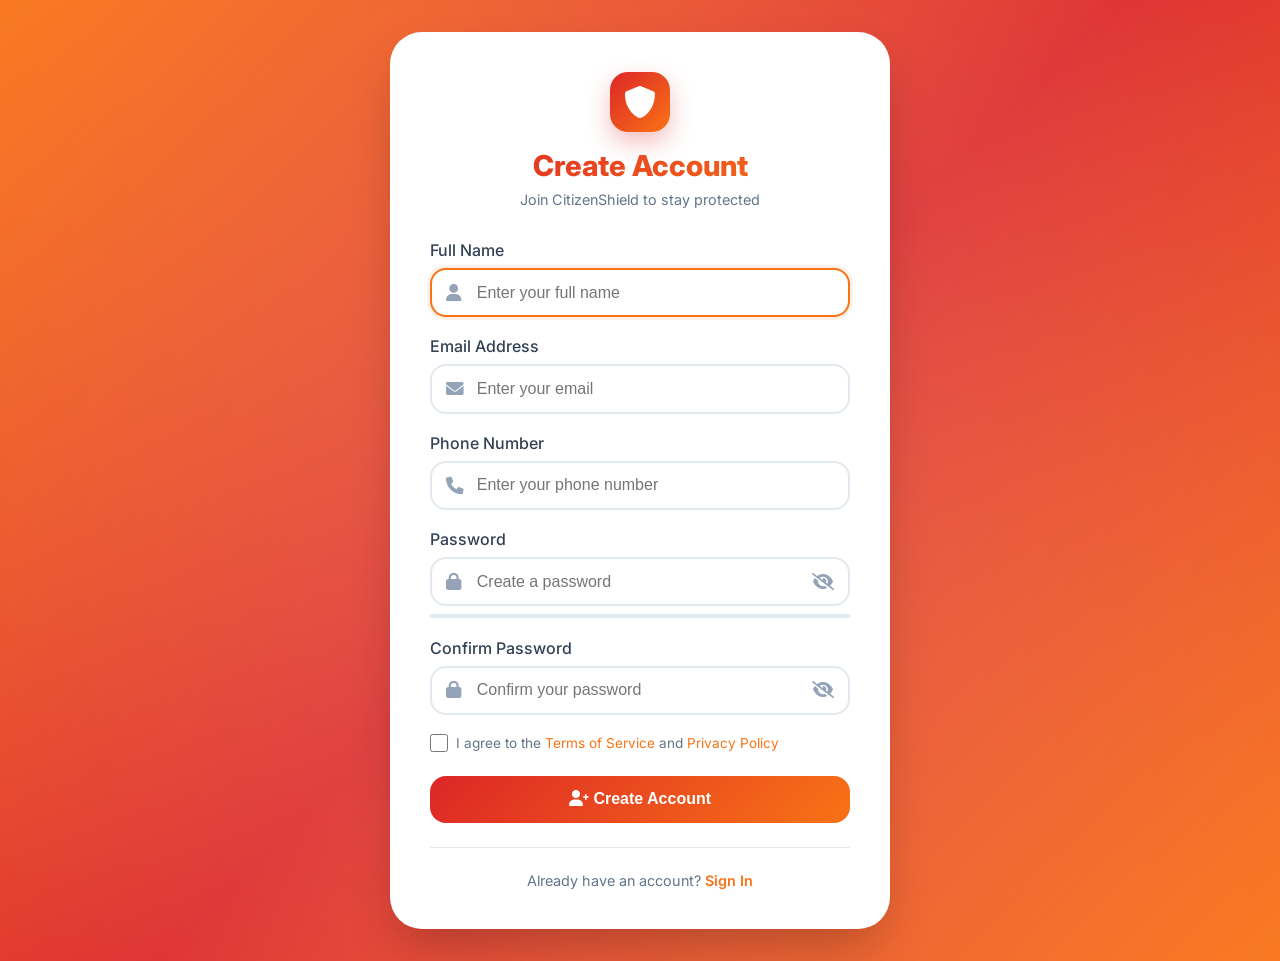
<file: frontend/pages/register.html>
<!DOCTYPE html>
<html lang="en">
<head>
    <meta charset="UTF-8">
    <meta name="viewport" content="width=device-width, initial-scale=1.0">
    <title>Register - CitizenShield</title>
    
    <link href="https://fonts.googleapis.com/css2?family=Inter:wght@300;400;500;600;700;800&display=swap" rel="stylesheet">
    <link rel="stylesheet" href="https://cdnjs.cloudflare.com/ajax/libs/font-awesome/6.0.0/css/all.min.css">
    
    <style>
        * {
            margin: 0;
            padding: 0;
            box-sizing: border-box;
        }

        body {
            font-family: 'Inter', sans-serif;
            background: #ffffff;
            color: #1e293b;
            overflow-x: hidden;
        }

        .auth-container {
            min-height: 100vh;
            display: flex;
            align-items: center;
            justify-content: center;
            background: linear-gradient(135deg, #f97316 0%, #dc2626 50%, #f97316 100%);
            position: relative;
            overflow: hidden;
            padding: 2rem;
        }

        .auth-bg {
            position: absolute;
            width: 100%;
            height: 100%;
            top: 0;
            left: 0;
            overflow: hidden;
        }

        .auth-bg::before {
            content: '';
            position: absolute;
            width: 200%;
            height: 200%;
            top: -50%;
            left: -50%;
            background: radial-gradient(circle, rgba(255,255,255,0.2) 0%, rgba(255,255,255,0.05) 50%, transparent 70%);
            animation: rotate 30s linear infinite;
        }

        @keyframes rotate {
            from { transform: rotate(0deg); }
            to { transform: rotate(360deg); }
        }

        .auth-card {
            position: relative;
            z-index: 10;
            max-width: 500px;
            width: 100%;
            background: white;
            border-radius: 32px;
            padding: 2.5rem;
            box-shadow: 0 25px 50px -12px rgba(0, 0, 0, 0.25);
            animation: fadeInUp 0.6s ease;
        }

        @keyframes fadeInUp {
            from { opacity: 0; transform: translateY(30px); }
            to { opacity: 1; transform: translateY(0); }
        }

        .auth-logo {
            text-align: center;
            margin-bottom: 2rem;
        }

        .auth-logo-icon {
            width: 60px;
            height: 60px;
            background: linear-gradient(135deg, #dc2626, #f97316);
            border-radius: 18px;
            display: flex;
            align-items: center;
            justify-content: center;
            margin: 0 auto 1rem;
            box-shadow: 0 10px 25px rgba(220,38,38,0.3);
        }

        .auth-logo-icon i { font-size: 2rem; color: white; }
        .auth-logo h1 { font-size: 1.8rem; font-weight: 800; background: linear-gradient(135deg, #dc2626, #f97316); -webkit-background-clip: text; -webkit-text-fill-color: transparent; margin-bottom: 0.5rem; }
        .auth-logo p { color: #64748b; font-size: 0.9rem; }

        .form-group { margin-bottom: 1.2rem; }
        .form-group label { display: block; margin-bottom: 0.5rem; font-weight: 500; color: #334155; }

        .input-wrapper {
            position: relative;
            display: flex;
            align-items: center;
        }
        
        .input-wrapper .input-icon {
            position: absolute;
            left: 1rem;
            color: #94a3b8;
            font-size: 1.1rem;
            pointer-events: none;
        }
        
        .input-wrapper input {
            width: 100%;
            padding: 0.85rem 2.8rem 0.85rem 2.8rem;
            border: 2px solid #e2e8f0;
            border-radius: 16px;
            font-size: 1rem;
            transition: all 0.3s;
            background: white;
        }
        
        .input-wrapper input:focus {
            outline: none;
            border-color: #f97316;
            box-shadow: 0 0 0 3px rgba(249,115,22,0.1);
        }
        
        .input-wrapper input:focus + .input-icon {
            color: #f97316;
        }

        .password-toggle {
            position: absolute;
            right: 1rem;
            cursor: pointer;
            color: #94a3b8;
            z-index: 2;
            font-size: 1.1rem;
        }
        
        .password-toggle:hover {
            color: #f97316;
        }

        .password-strength {
            margin-top: 0.5rem;
        }
        
        .strength-meter {
            height: 4px;
            background: #e2e8f0;
            border-radius: 2px;
            overflow: hidden;
            margin-bottom: 0.5rem;
        }
        
        .strength-bar {
            height: 100%;
            width: 0%;
            transition: width 0.3s, background 0.3s;
        }
        
        .strength-text {
            font-size: 0.75rem;
            color: #64748b;
        }
        
        .strength-text.weak { color: #dc2626; }
        .strength-text.medium { color: #f97316; }
        .strength-text.strong { color: #10b981; }

        .register-btn {
            width: 100%;
            padding: 0.9rem;
            background: linear-gradient(135deg, #dc2626, #f97316);
            color: white;
            border: none;
            border-radius: 16px;
            font-size: 1rem;
            font-weight: 600;
            cursor: pointer;
            transition: all 0.3s;
            position: relative;
            overflow: hidden;
            margin-top: 0.5rem;
        }
        
        .register-btn::before {
            content: '';
            position: absolute;
            top: 0;
            left: -100%;
            width: 100%;
            height: 100%;
            background: linear-gradient(90deg, transparent, rgba(255,255,255,0.3), transparent);
            transition: left 0.5s;
        }
        
        .register-btn:hover::before {
            left: 100%;
        }
        
        .register-btn:hover {
            transform: translateY(-2px);
            box-shadow: 0 10px 25px rgba(220,38,38,0.3);
        }

        .login-link {
            text-align: center;
            margin-top: 1.5rem;
            padding-top: 1.5rem;
            border-top: 1px solid #e2e8f0;
        }
        
        .login-link p {
            color: #64748b;
            font-size: 0.9rem;
        }
        
        .login-link a {
            color: #f97316;
            text-decoration: none;
            font-weight: 600;
        }
        
        .login-link a:hover {
            color: #dc2626;
        }

        .terms {
            margin: 1rem 0;
            display: flex;
            align-items: center;
            gap: 0.5rem;
        }
        
        .terms input {
            width: 18px;
            height: 18px;
            accent-color: #f97316;
        }
        
        .terms label {
            font-size: 0.85rem;
            color: #64748b;
            cursor: pointer;
        }
        
        .terms a {
            color: #f97316;
            text-decoration: none;
        }
        
        .terms a:hover {
            color: #dc2626;
        }

        /* FIXED: Message Box Styles - Always visible when needed */
        .message-box {
            margin-top: 1rem;
            padding: 1rem;
            border-radius: 12px;
            text-align: center;
            font-weight: 500;
            font-size: 0.9rem;
            display: none;
            animation: fadeIn 0.3s ease;
        }
        
        @keyframes fadeIn {
            from { opacity: 0; transform: translateY(-10px); }
            to { opacity: 1; transform: translateY(0); }
        }
        
        .message-box.error {
            background: #fee2e2;
            color: #dc2626;
            border: 1px solid #fecaca;
            display: block;
        }
        
        .message-box.success {
            background: #dcfce7;
            color: #10b981;
            border: 1px solid #bbf7d0;
            display: block;
        }
        
        .message-box.info {
            background: #fef3c7;
            color: #f59e0b;
            border: 1px solid #fde68a;
            display: block;
        }

        .register-btn.loading {
            pointer-events: none;
            opacity: 0.7;
        }
        
        .register-btn.loading i {
            animation: spin 1s linear infinite;
        }
        
        @keyframes spin {
            to { transform: rotate(360deg); }
        }

        @media (max-width: 480px) {
            .auth-card {
                padding: 1.8rem;
            }
        }
    </style>
</head>
<body>
    <div class="auth-container">
        <div class="auth-bg"></div>
        <div class="auth-card">
            <div class="auth-logo">
                <div class="auth-logo-icon"><i class="fas fa-shield-alt"></i></div>
                <h1>Create Account</h1>
                <p>Join CitizenShield to stay protected</p>
            </div>

            <form id="register-form">
                <div class="form-group">
                    <label>Full Name</label>
                    <div class="input-wrapper">
                        <i class="fas fa-user input-icon"></i>
                        <input type="text" id="name" placeholder="Enter your full name" required>
                    </div>
                </div>

                <div class="form-group">
                    <label>Email Address</label>
                    <div class="input-wrapper">
                        <i class="fas fa-envelope input-icon"></i>
                        <input type="email" id="email" placeholder="Enter your email" required>
                    </div>
                </div>

                <div class="form-group">
                    <label>Phone Number</label>
                    <div class="input-wrapper">
                        <i class="fas fa-phone input-icon"></i>
                        <input type="tel" id="phone" placeholder="Enter your phone number" required>
                    </div>
                </div>

                <div class="form-group">
                    <label>Password</label>
                    <div class="input-wrapper">
                        <i class="fas fa-lock input-icon"></i>
                        <input type="password" id="password" placeholder="Create a password" required>
                        <i class="fas fa-eye-slash password-toggle" id="togglePassword"></i>
                    </div>
                    <div class="password-strength" id="password-strength">
                        <div class="strength-meter"><div class="strength-bar" id="strength-bar"></div></div>
                        <span class="strength-text" id="strength-text"></span>
                    </div>
                </div>

                <div class="form-group">
                    <label>Confirm Password</label>
                    <div class="input-wrapper">
                        <i class="fas fa-lock input-icon"></i>
                        <input type="password" id="confirm-password" placeholder="Confirm your password" required>
                        <i class="fas fa-eye-slash password-toggle" id="toggleConfirmPassword"></i>
                    </div>
                </div>

                <div class="terms">
                    <input type="checkbox" id="terms" required>
                    <label for="terms">I agree to the <a href="#">Terms of Service</a> and <a href="#">Privacy Policy</a></label>
                </div>

                <button type="submit" class="register-btn" id="register-btn">
                    <i class="fas fa-user-plus"></i> Create Account
                </button>

                <div id="message-box" class="message-box"></div>
            </form>

            <div class="login-link">
                <p>Already have an account? <a href="login.html">Sign In</a></p>
            </div>
        </div>
    </div>

    <script>
        // API Configuration
        const API_BASE_URL = 'http://localhost:5000/api';

        // DOM Elements
        const registerForm = document.getElementById('register-form');
        const nameInput = document.getElementById('name');
        const emailInput = document.getElementById('email');
        const phoneInput = document.getElementById('phone');
        const passwordInput = document.getElementById('password');
        const confirmPasswordInput = document.getElementById('confirm-password');
        const termsCheckbox = document.getElementById('terms');
        const registerBtn = document.getElementById('register-btn');
        const messageBox = document.getElementById('message-box');
        const togglePassword = document.getElementById('togglePassword');
        const toggleConfirmPassword = document.getElementById('toggleConfirmPassword');
        const strengthBar = document.getElementById('strength-bar');
        const strengthText = document.getElementById('strength-text');

        // Toggle Password Visibility
        if (togglePassword) {
            togglePassword.addEventListener('click', function() {
                const type = passwordInput.getAttribute('type') === 'password' ? 'text' : 'password';
                passwordInput.setAttribute('type', type);
                this.classList.toggle('fa-eye');
                this.classList.toggle('fa-eye-slash');
            });
        }

        if (toggleConfirmPassword) {
            toggleConfirmPassword.addEventListener('click', function() {
                const type = confirmPasswordInput.getAttribute('type') === 'password' ? 'text' : 'password';
                confirmPasswordInput.setAttribute('type', type);
                this.classList.toggle('fa-eye');
                this.classList.toggle('fa-eye-slash');
            });
        }

        // Password Strength Checker
        function checkPasswordStrength(password) {
            let strength = 0;
            if (password.length >= 8) strength++;
            if (password.length >= 12) strength++;
            if (/[A-Z]/.test(password)) strength++;
            if (/[0-9]/.test(password)) strength++;
            if (/[^a-zA-Z0-9]/.test(password)) strength++;
            
            let percentage = 0, text = '', className = '';
            if (strength <= 1) { percentage = 20; text = 'Weak - Add more characters'; className = 'weak'; }
            else if (strength <= 3) { percentage = 50; text = 'Medium - Add uppercase, numbers or symbols'; className = 'medium'; }
            else if (strength <= 4) { percentage = 75; text = 'Strong - Good password!'; className = 'strong'; }
            else { percentage = 100; text = 'Very Strong - Excellent!'; className = 'strong'; }
            
            if (strengthBar) {
                strengthBar.style.width = `${percentage}%`;
                strengthBar.style.background = percentage <= 30 ? '#dc2626' : percentage <= 70 ? '#f97316' : '#10b981';
            }
            if (strengthText) {
                strengthText.textContent = text;
                strengthText.className = `strength-text ${className}`;
            }
        }

        if (passwordInput) {
            passwordInput.addEventListener('input', function() { 
                checkPasswordStrength(this.value); 
            });
        }

        // Show message - FIXED: Properly shows message box
        function showMessage(message, type = 'error') {
            messageBox.textContent = message;
            messageBox.className = `message-box ${type}`;
            messageBox.style.display = 'block';
            
            // Auto hide after 5 seconds
            setTimeout(() => {
                messageBox.style.display = 'none';
                messageBox.className = 'message-box';
            }, 5000);
        }

        // Set loading state
        function setLoading(isLoading) {
            if (isLoading) {
                registerBtn.classList.add('loading');
                registerBtn.innerHTML = '<i class="fas fa-spinner fa-spin"></i> Creating Account...';
                registerBtn.disabled = true;
            } else {
                registerBtn.classList.remove('loading');
                registerBtn.innerHTML = '<i class="fas fa-user-plus"></i> Create Account';
                registerBtn.disabled = false;
            }
        }

        // Validation helpers
        function isValidPhone(phone) { 
            return phone.replace(/\D/g, '').length === 10; 
        }
        
        function isValidEmail(email) { 
            return /^[^\s@]+@([^\s@]+\.)+[^\s@]+$/.test(email); 
        }

        // Handle registration
        if (registerForm) {
            registerForm.addEventListener('submit', async (e) => {
                e.preventDefault();
                
                // Clear previous message
                messageBox.style.display = 'none';
                
                const name = nameInput.value.trim();
                const email = emailInput.value.trim();
                const phone = phoneInput.value.trim();
                const password = passwordInput.value;
                const confirmPassword = confirmPasswordInput.value;
                
                // Validation with clear messages
                if (!name || !email || !phone || !password || !confirmPassword) {
                    showMessage('❌ Please fill in all fields', 'error');
                    return;
                }
                if (name.length < 2) { 
                    showMessage('❌ Please enter a valid name (at least 2 characters)', 'error'); 
                    return; 
                }
                if (!isValidEmail(email)) { 
                    showMessage('❌ Please enter a valid email address (e.g., name@example.com)', 'error'); 
                    return; 
                }
                if (!isValidPhone(phone)) { 
                    showMessage('❌ Please enter a valid 10-digit phone number', 'error'); 
                    return; 
                }
                if (password.length < 6) { 
                    showMessage('❌ Password must be at least 6 characters long', 'error'); 
                    return; 
                }
                if (password !== confirmPassword) { 
                    showMessage('❌ Passwords do not match. Please re-enter your password.', 'error'); 
                    return; 
                }
                if (!termsCheckbox.checked) { 
                    showMessage('❌ Please agree to the Terms of Service and Privacy Policy', 'error'); 
                    return; 
                }
                
                setLoading(true);
                
                try {
                    const response = await fetch(`${API_BASE_URL}/auth/register`, {
                        method: 'POST',
                        headers: { 'Content-Type': 'application/json' },
                        body: JSON.stringify({ name, email, phone, password })
                    });
                    
                    const data = await response.json();
                    
                    if (response.ok) {
                        localStorage.setItem('token', data.access_token);
                        localStorage.setItem('user', JSON.stringify(data.user));
                        localStorage.setItem('loginTime', Date.now().toString());
                        
                        showMessage(`✅ Account created successfully! Welcome to CitizenShield, ${name}! Redirecting to home page...`, 'success');
                        setTimeout(() => { 
                            window.location.href = '../index.html'; 
                        }, 2000);
                    } else {
                        let errorMsg = data.error || 'Registration failed';
                        if (errorMsg.includes('email') || errorMsg.includes('duplicate')) {
                            showMessage('❌ This email is already registered. Please use a different email or try logging in.', 'error');
                        } else if (errorMsg.includes('phone')) {
                            showMessage('❌ This phone number is already registered. Please use a different number.', 'error');
                        } else {
                            showMessage(`❌ ${errorMsg}`, 'error');
                        }
                    }
                } catch (error) {
                    console.error('Registration error:', error);
                    showMessage('❌ Connection error. Please check if the server is running on port 5000.', 'error');
                } finally {
                    setLoading(false);
                }
            });
        }

        // Enter key support
        const inputs = [nameInput, emailInput, phoneInput, passwordInput, confirmPasswordInput];
        inputs.forEach(input => {
            if (input) {
                input.addEventListener('keypress', (e) => {
                    if (e.key === 'Enter') {
                        registerForm.dispatchEvent(new Event('submit'));
                    }
                });
            }
        });

        // Check if already logged in
        if (localStorage.getItem('token')) {
            window.location.href = '../index.html';
        }
        
        if (nameInput) nameInput.focus();
    </script>
</body>
</html>
</file>
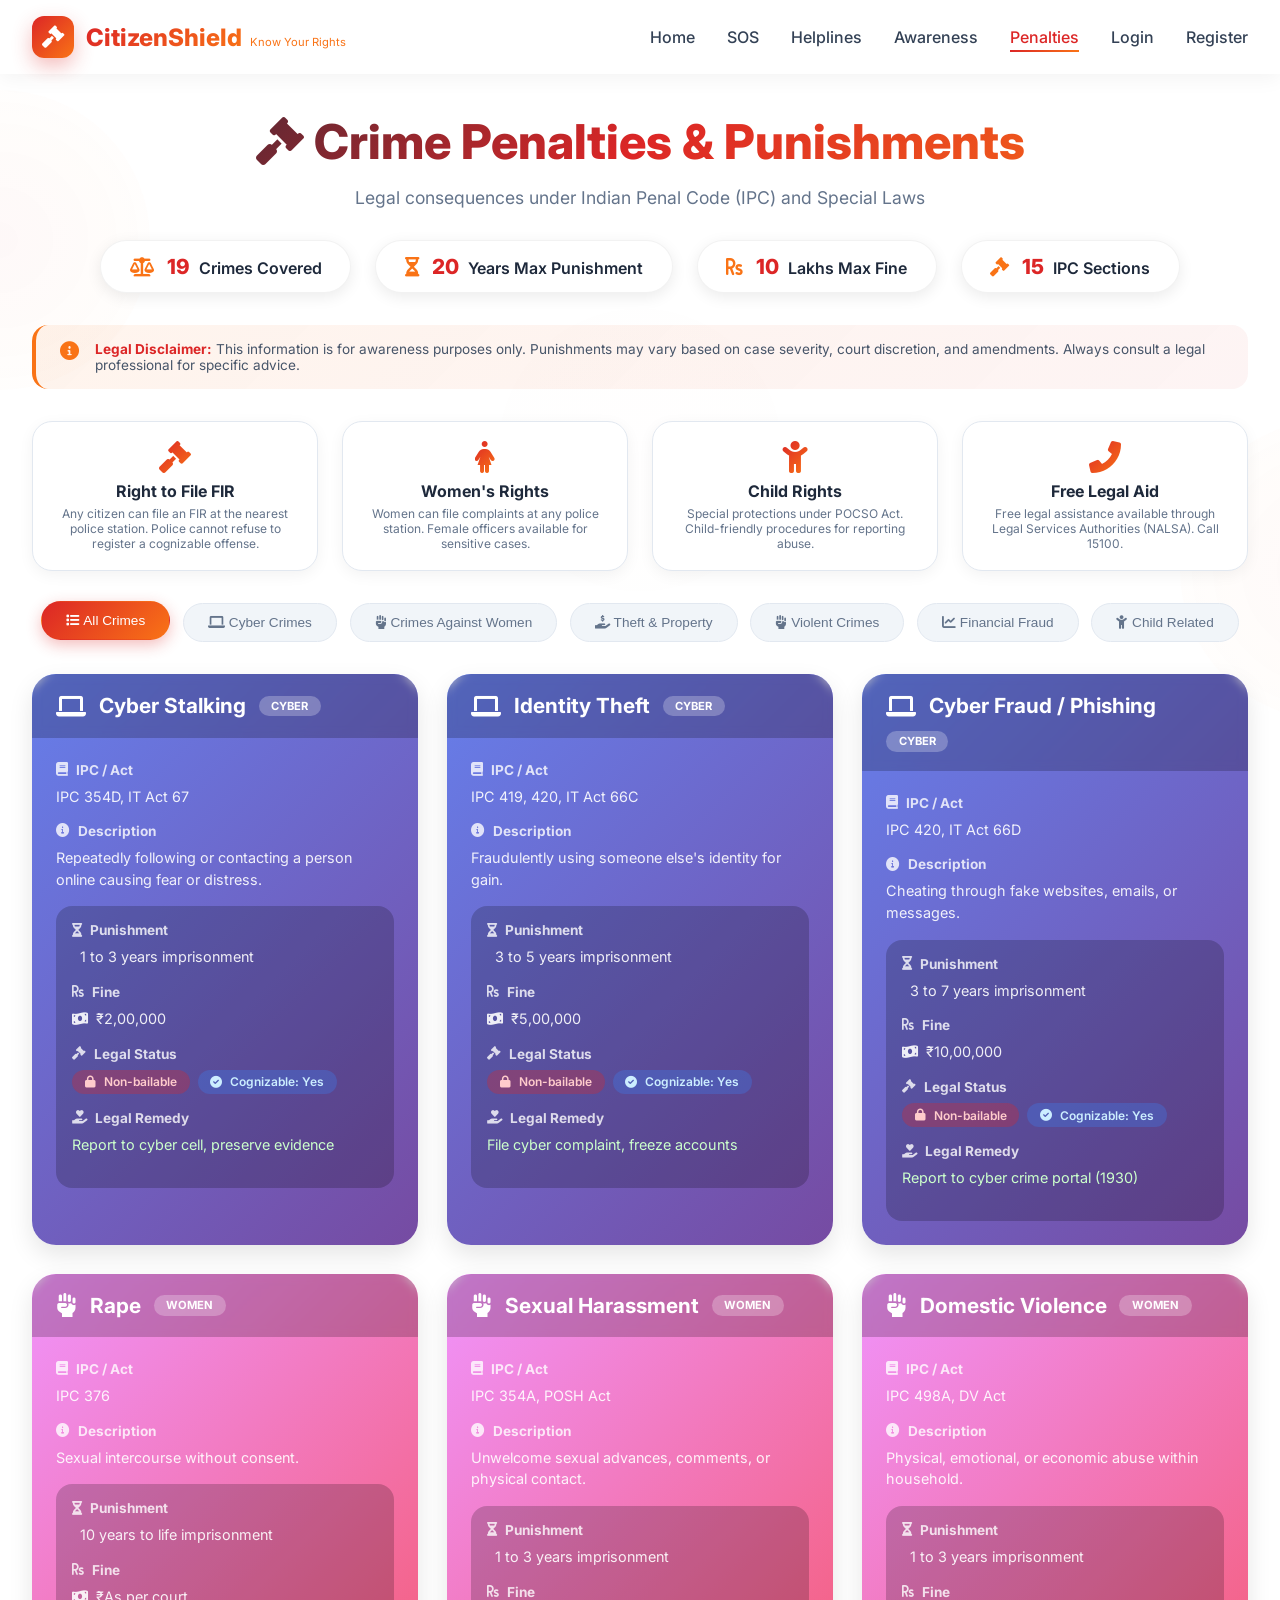
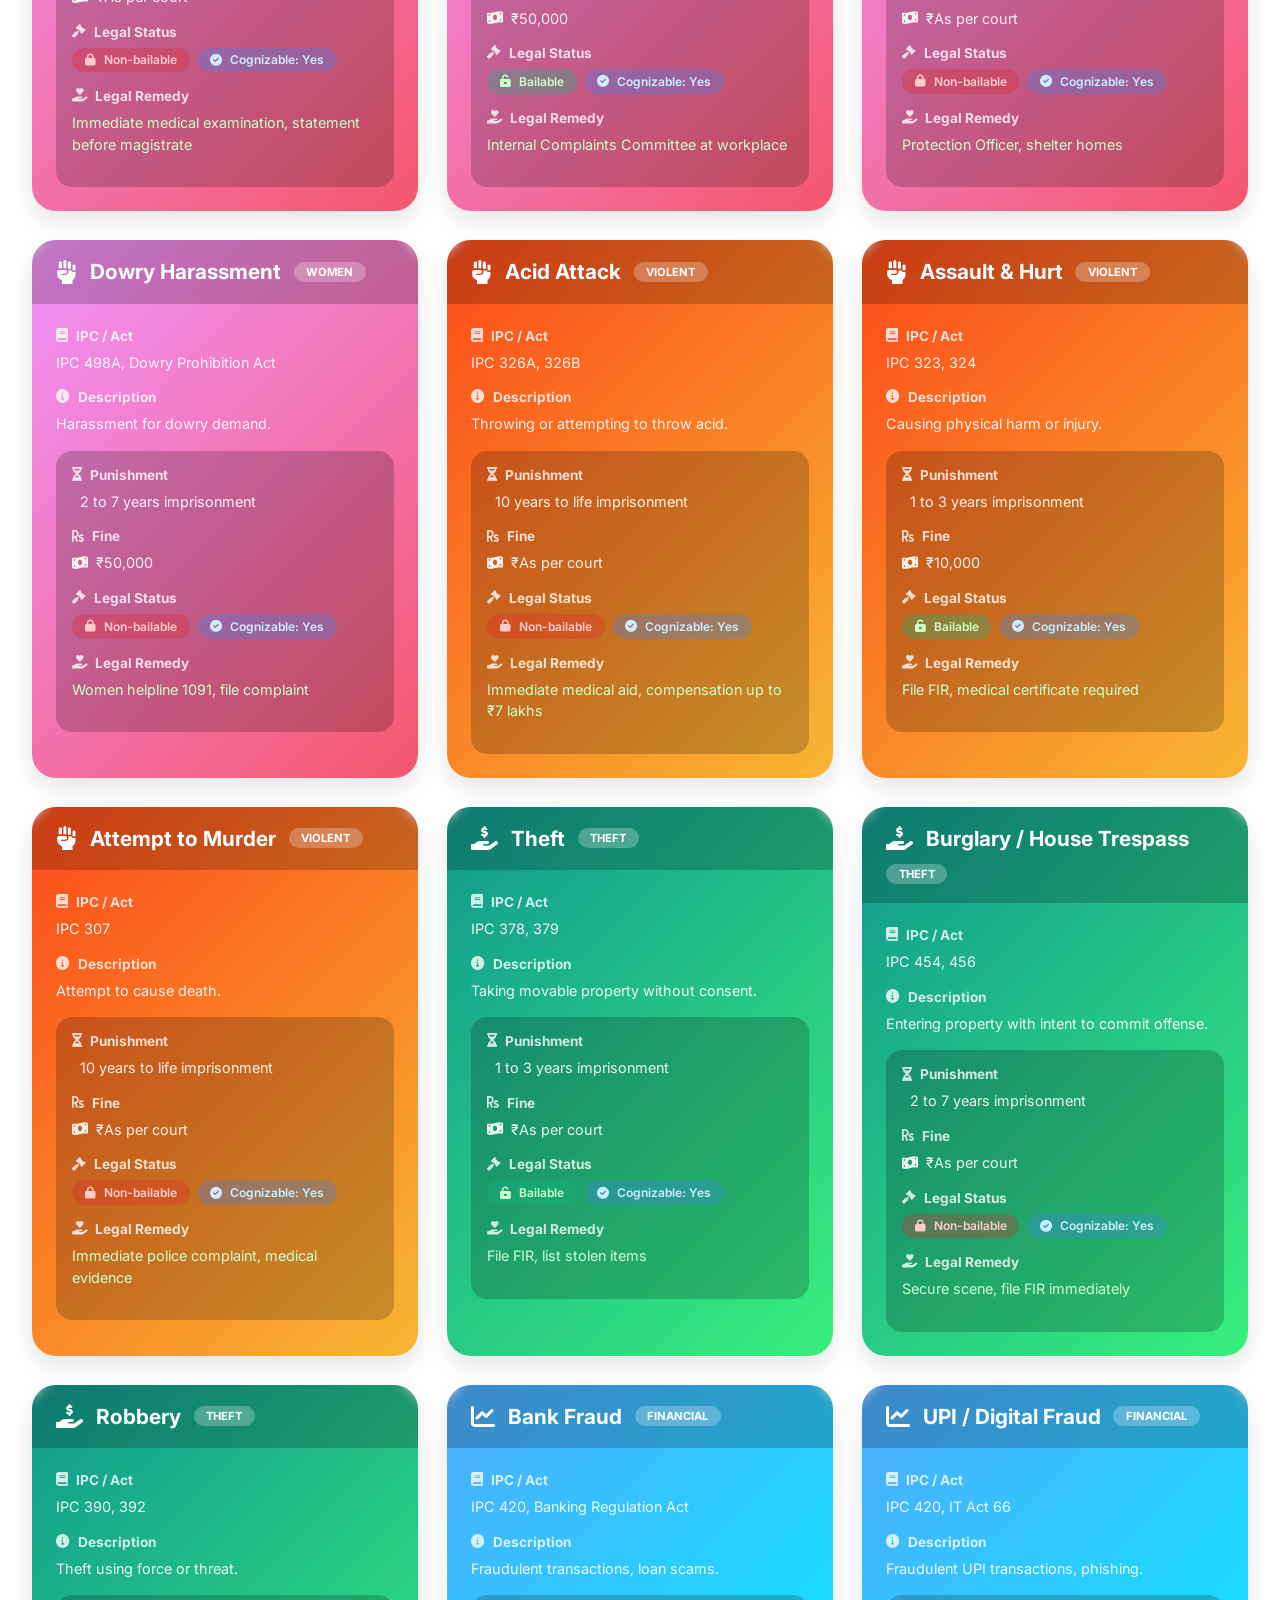
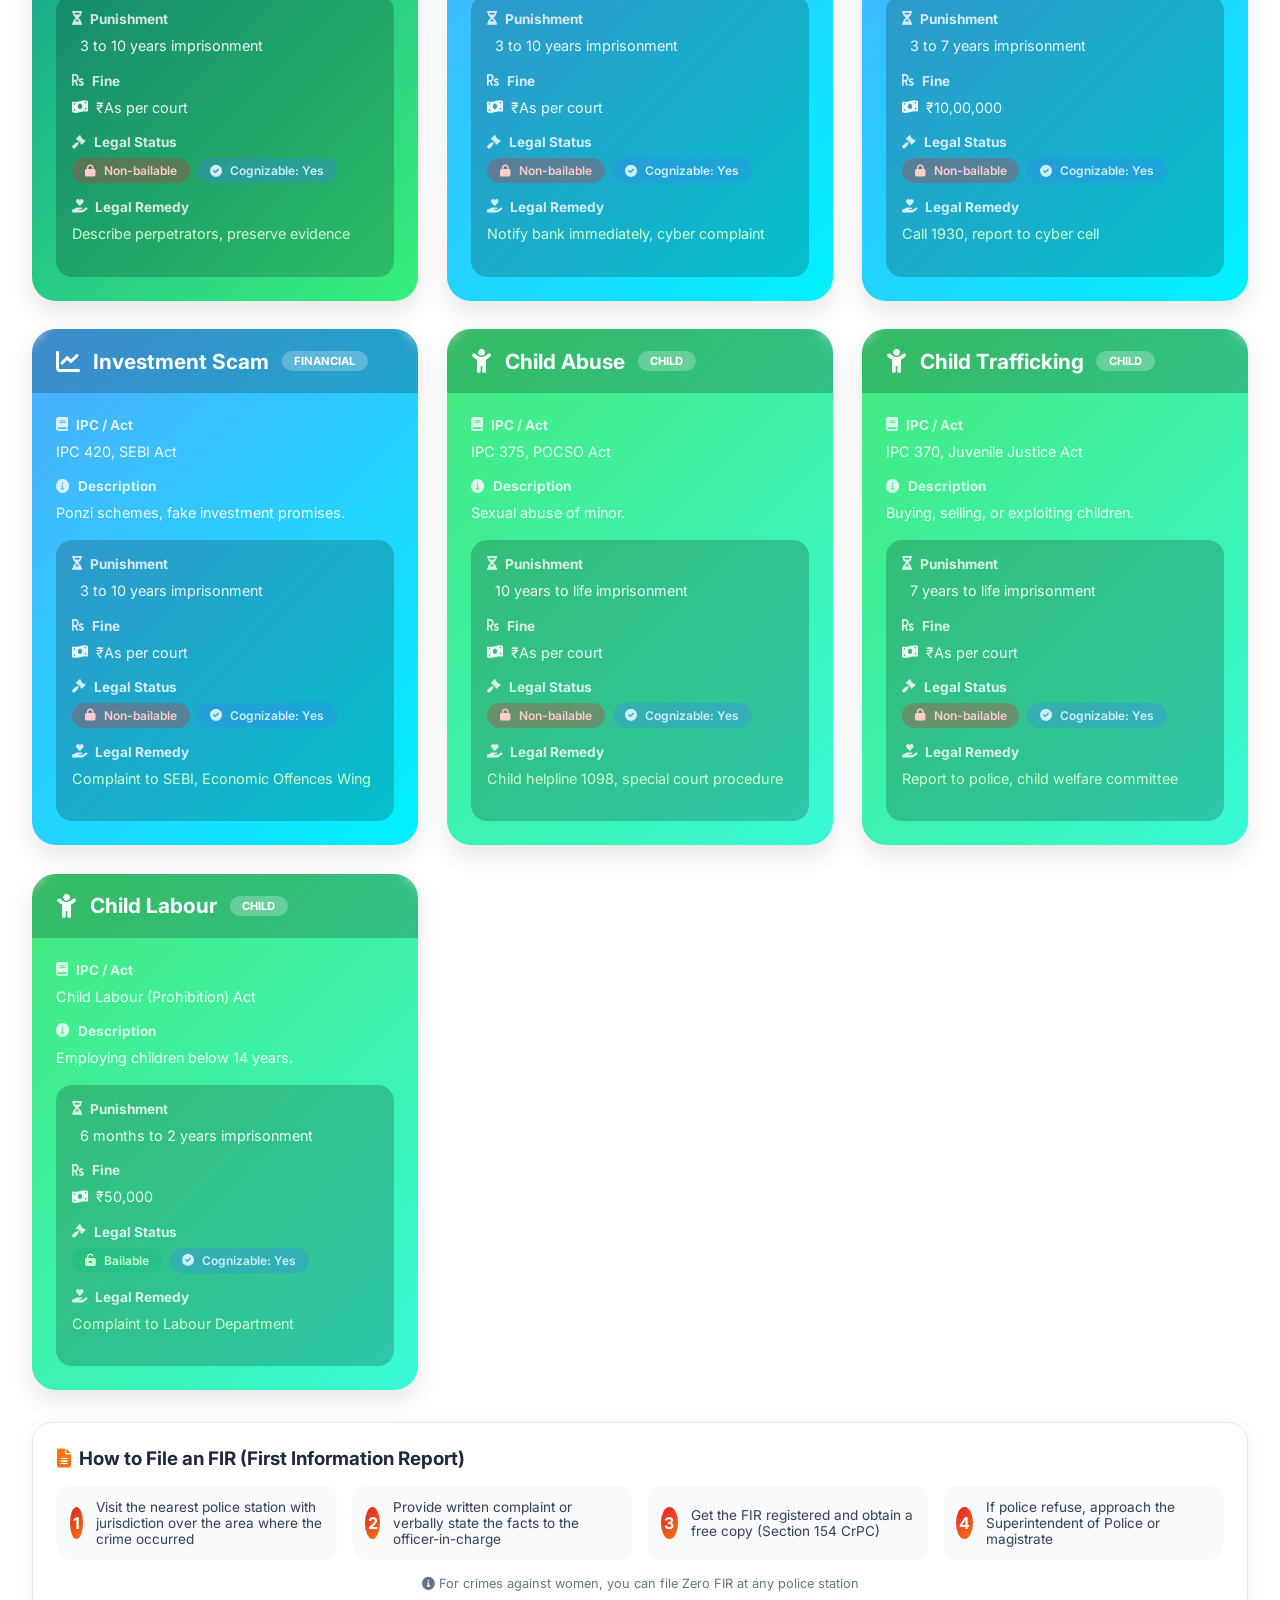
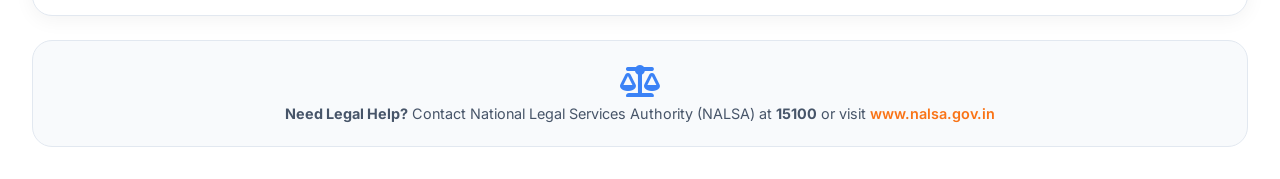
<file: frontend/pages/crime-awareness/penalties.html>
<!DOCTYPE html>
<html lang="en">
<head>
    <meta charset="UTF-8">
    <meta name="viewport" content="width=device-width, initial-scale=1.0">
    <title>Crime Penalties & Punishments - CitizenShield</title>
    
    <link href="https://fonts.googleapis.com/css2?family=Inter:wght@300;400;500;600;700;800&display=swap" rel="stylesheet">
    <link rel="stylesheet" href="https://cdnjs.cloudflare.com/ajax/libs/font-awesome/6.0.0/css/all.min.css">
    <link href="https://unpkg.com/aos@2.3.1/dist/aos.css" rel="stylesheet">
    
    <style>
        * {
            margin: 0;
            padding: 0;
            box-sizing: border-box;
        }

        body {
            font-family: 'Inter', sans-serif;
            background: #ffffff;
            color: #1e293b;
            overflow-x: hidden;
        }

        .penalties-container {
            min-height: 100vh;
            background: #ffffff;
            padding-top: 80px;
            position: relative;
            overflow-x: hidden;
        }

        /* Animated Background - Subtle for White Background */
        .animated-bg {
            position: fixed;
            top: 0;
            left: 0;
            width: 100%;
            height: 100%;
            overflow: hidden;
            z-index: 0;
            pointer-events: none;
        }

        .animated-bg .particle {
            position: absolute;
            width: 300px;
            height: 300px;
            background: radial-gradient(circle, rgba(220,38,38,0.03), rgba(249,115,22,0.02), transparent);
            border-radius: 50%;
            animation: float 15s infinite ease-in-out;
        }

        .particle-1 { top: 10%; left: -150px; animation-delay: 0s; }
        .particle-2 { bottom: 20%; right: -200px; animation-delay: 3s; width: 400px; height: 400px; }
        .particle-3 { top: 50%; left: 50%; transform: translate(-50%, -50%); width: 600px; height: 600px; animation-duration: 25s; opacity: 0.15; }

        @keyframes float {
            0%, 100% { transform: translateY(0) rotate(0deg); }
            50% { transform: translateY(-30px) rotate(5deg); }
        }

        /* Navigation - White */
        .navbar {
            background: rgba(255, 255, 255, 0.98);
            backdrop-filter: blur(10px);
            box-shadow: 0 4px 20px rgba(0,0,0,0.05);
            position: fixed;
            width: 100%;
            top: 0;
            z-index: 1000;
        }

        .nav-container {
            max-width: 1280px;
            margin: 0 auto;
            padding: 1rem 2rem;
            display: flex;
            justify-content: space-between;
            align-items: center;
        }

        .logo {
            display: flex;
            align-items: center;
            gap: 12px;
            cursor: pointer;
        }

        .logo-icon {
            width: 42px;
            height: 42px;
            background: linear-gradient(135deg, #dc2626, #f97316);
            border-radius: 12px;
            display: flex;
            align-items: center;
            justify-content: center;
            box-shadow: 0 8px 20px rgba(220,38,38,0.3);
        }

        .logo-icon i { font-size: 1.4rem; color: white; }
        .logo-text { font-size: 1.5rem; font-weight: 800; background: linear-gradient(135deg, #dc2626, #f97316); -webkit-background-clip: text; -webkit-text-fill-color: transparent; }
        .logo-tag { font-size: 0.7rem; color: #f97316; margin-left: 0.5rem; }
        .nav-menu { display: flex; list-style: none; gap: 2rem; align-items: center; }
        .nav-menu a { text-decoration: none; color: #334155; font-weight: 500; transition: all 0.3s; cursor: pointer; position: relative; }
        .nav-menu a:hover, .nav-menu a.active { color: #dc2626; }
        .nav-menu a::after {
            content: '';
            position: absolute;
            bottom: -5px;
            left: 0;
            width: 0;
            height: 2px;
            background: linear-gradient(90deg, #dc2626, #f97316);
            transition: width 0.3s;
        }
        .nav-menu a:hover::after, .nav-menu a.active::after { width: 100%; }

        /* Main Content */
        .penalties-content {
            position: relative;
            z-index: 10;
            max-width: 1400px;
            margin: 0 auto;
            padding: 2rem;
        }

        /* Header */
        .penalties-header {
            text-align: center;
            margin-bottom: 2rem;
            animation: fadeInUp 0.8s ease;
        }

        @keyframes fadeInUp {
            from { opacity: 0; transform: translateY(30px); }
            to { opacity: 1; transform: translateY(0); }
        }

        .penalties-header h1 {
            font-size: 3rem;
            font-weight: 800;
            background: linear-gradient(135deg, #1e293b, #dc2626, #f97316);
            -webkit-background-clip: text;
            -webkit-text-fill-color: transparent;
            margin-bottom: 1rem;
        }

        .penalties-header p {
            color: #64748b;
            font-size: 1.1rem;
        }

        /* Quick Stats Row - White Cards with Shadow */
        .stats-row {
            display: flex;
            justify-content: center;
            gap: 1.5rem;
            margin-bottom: 2rem;
            flex-wrap: wrap;
        }

        .stat-badge {
            background: white;
            border-radius: 60px;
            padding: 0.8rem 1.8rem;
            display: flex;
            align-items: center;
            gap: 0.8rem;
            box-shadow: 0 4px 15px rgba(0,0,0,0.08);
            border: 1px solid rgba(0,0,0,0.05);
            transition: all 0.3s;
        }

        .stat-badge:hover {
            transform: translateY(-3px);
            box-shadow: 0 10px 25px rgba(0,0,0,0.1);
            border-color: #f97316;
        }

        .stat-badge i { font-size: 1.2rem; color: #f97316; }
        .stat-badge span { color: #1e293b; font-weight: 600; }
        .stat-badge .count { color: #dc2626; font-size: 1.3rem; font-weight: 800; margin-right: 0.3rem; }

        /* Disclaimer - Light Background */
        .disclaimer {
            background: linear-gradient(135deg, rgba(249,115,22,0.08), rgba(220,38,38,0.05));
            border-left: 4px solid #f97316;
            border-radius: 16px;
            padding: 1rem 1.5rem;
            margin-bottom: 2rem;
            display: flex;
            gap: 1rem;
        }

        .disclaimer i { color: #f97316; font-size: 1.2rem; }
        .disclaimer p { color: #475569; font-size: 0.85rem; }
        .disclaimer p strong { color: #dc2626; }

        /* Legal Rights Info Cards - White with Shadow */
        .legal-rights-section {
            display: grid;
            grid-template-columns: repeat(auto-fit, minmax(280px, 1fr));
            gap: 1.5rem;
            margin-bottom: 2rem;
        }

        .rights-card {
            background: white;
            border-radius: 20px;
            padding: 1.2rem;
            text-align: center;
            transition: all 0.3s;
            border: 1px solid #e2e8f0;
            box-shadow: 0 4px 15px rgba(0,0,0,0.05);
        }

        .rights-card:hover {
            transform: translateY(-5px);
            border-color: #f97316;
            box-shadow: 0 10px 25px rgba(0,0,0,0.1);
        }

        .rights-card i {
            font-size: 2rem;
            background: linear-gradient(135deg, #dc2626, #f97316);
            -webkit-background-clip: text;
            -webkit-text-fill-color: transparent;
            margin-bottom: 0.5rem;
        }

        .rights-card h4 {
            color: #1e293b;
            font-size: 1rem;
            margin-bottom: 0.3rem;
        }

        .rights-card p {
            color: #64748b;
            font-size: 0.75rem;
        }

        /* Category Filters - Light Gray */
        .category-filters {
            display: flex;
            justify-content: center;
            gap: 0.8rem;
            flex-wrap: wrap;
            margin-bottom: 2rem;
        }

        .filter-btn {
            background: #f1f5f9;
            border: 1px solid #e2e8f0;
            padding: 0.7rem 1.5rem;
            border-radius: 50px;
            color: #64748b;
            cursor: pointer;
            transition: all 0.3s;
            font-size: 0.85rem;
            font-weight: 500;
        }

        .filter-btn:hover, .filter-btn.active {
            background: linear-gradient(135deg, #dc2626, #f97316);
            color: white;
            border-color: transparent;
            transform: translateY(-2px);
            box-shadow: 0 5px 15px rgba(220,38,38,0.3);
        }

        /* Penalties Grid - Colorful Cards */
        .penalties-grid {
            display: grid;
            grid-template-columns: repeat(auto-fill, minmax(380px, 1fr));
            gap: 1.8rem;
            margin-bottom: 2rem;
        }

        /* Colorful Cards by Category */
        .penalty-card[data-category="cyber"] { background: linear-gradient(135deg, #667eea, #764ba2); }
        .penalty-card[data-category="women"] { background: linear-gradient(135deg, #f093fb, #f5576c); }
        .penalty-card[data-category="theft"] { background: linear-gradient(135deg, #11998e, #38ef7d); }
        .penalty-card[data-category="violent"] { background: linear-gradient(135deg, #fc4a1a, #f7b733); }
        .penalty-card[data-category="financial"] { background: linear-gradient(135deg, #4facfe, #00f2fe); }
        .penalty-card[data-category="child"] { background: linear-gradient(135deg, #43e97b, #38f9d7); }

        .penalty-card {
            border-radius: 24px;
            overflow: hidden;
            transition: all 0.4s cubic-bezier(0.4, 0, 0.2, 1);
            box-shadow: 0 10px 25px rgba(0,0,0,0.1);
            color: white;
        }

        .penalty-card:hover {
            transform: translateY(-8px) scale(1.02);
            box-shadow: 0 20px 40px rgba(0,0,0,0.2);
        }

        .penalty-header {
            background: rgba(0,0,0,0.2);
            padding: 1.2rem 1.5rem;
            backdrop-filter: blur(5px);
        }

        .penalty-header h3 {
            color: white;
            font-size: 1.3rem;
            display: flex;
            align-items: center;
            gap: 0.8rem;
            flex-wrap: wrap;
        }

        .penalty-header h3 i {
            color: white;
            font-size: 1.5rem;
        }

        .penalty-badge {
            display: inline-block;
            background: rgba(255,255,255,0.25);
            padding: 0.2rem 0.8rem;
            border-radius: 20px;
            font-size: 0.7rem;
            color: white;
        }

        .penalty-body {
            padding: 1.5rem;
        }

        .penalty-section {
            margin-bottom: 1rem;
        }

        .penalty-section h4 {
            color: rgba(255,255,255,0.8);
            font-size: 0.85rem;
            margin-bottom: 0.5rem;
            display: flex;
            align-items: center;
            gap: 0.5rem;
        }

        .penalty-section p {
            color: rgba(255,255,255,0.9);
            font-size: 0.9rem;
            line-height: 1.5;
        }

        .punishment-details {
            background: rgba(0,0,0,0.2);
            border-radius: 16px;
            padding: 1rem;
            margin-top: 1rem;
        }

        .imprisonment { color: #ffcccc; display: flex; align-items: center; gap: 0.5rem; }
        .fine-amount { color: #facc15; display: flex; align-items: center; gap: 0.5rem; }

        .bailable-status {
            display: inline-flex;
            align-items: center;
            gap: 0.5rem;
            padding: 0.3rem 0.8rem;
            border-radius: 20px;
            font-size: 0.75rem;
            font-weight: 600;
        }

        .status-non-bailable { background: rgba(220,38,38,0.3); color: #ffcccc; }
        .status-bailable { background: rgba(16,185,129,0.3); color: #ccffcc; }
        .status-cognizable { background: rgba(59,130,246,0.3); color: #cceeff; }

        /* FIR Section - White Card */
        .fir-section {
            background: white;
            border-radius: 20px;
            padding: 1.5rem;
            margin-top: 2rem;
            box-shadow: 0 4px 20px rgba(0,0,0,0.05);
            border: 1px solid #e2e8f0;
        }

        .fir-section h3 {
            color: #1e293b;
            margin-bottom: 1rem;
            display: flex;
            align-items: center;
            gap: 0.5rem;
        }

        .fir-section h3 i {
            color: #f97316;
        }

        .fir-steps {
            display: grid;
            grid-template-columns: repeat(auto-fit, minmax(250px, 1fr));
            gap: 1rem;
            margin-bottom: 1rem;
        }

        .step-item {
            display: flex;
            align-items: center;
            gap: 0.8rem;
            padding: 0.8rem;
            background: #f8fafc;
            border-radius: 12px;
        }

        .step-number {
            width: 32px;
            height: 32px;
            background: linear-gradient(135deg, #dc2626, #f97316);
            border-radius: 50%;
            display: flex;
            align-items: center;
            justify-content: center;
            color: white;
            font-weight: bold;
        }

        .step-text {
            color: #334155;
            font-size: 0.85rem;
        }

        /* Info Box */
        .info-box {
            background: #f8fafc;
            border-radius: 20px;
            padding: 1.5rem;
            margin-top: 1.5rem;
            text-align: center;
            border: 1px solid #e2e8f0;
        }

        .info-box i {
            font-size: 2rem;
            color: #3b82f6;
            margin-bottom: 0.5rem;
        }

        .info-box p {
            color: #475569;
            font-size: 0.9rem;
        }

        .info-box a {
            color: #f97316;
            text-decoration: none;
            font-weight: 600;
        }

        /* Toast */
        .toast {
            position: fixed;
            bottom: 20px;
            right: 20px;
            background: #10b981;
            color: white;
            padding: 0.8rem 1.2rem;
            border-radius: 50px;
            z-index: 3000;
            animation: slideInRight 0.3s ease;
            box-shadow: 0 5px 20px rgba(0,0,0,0.2);
        }
        .toast.error { background: #dc2626; }
        .toast.warning { background: #f59e0b; }
        
        @keyframes slideInRight {
            from { transform: translateX(100%); opacity: 0; }
            to { transform: translateX(0%); opacity: 1; }
        }
        @keyframes slideOutRight {
            from { transform: translateX(0%); opacity: 1; }
            to { transform: translateX(100%); opacity: 0; }
        }

        /* Hamburger Menu */
        .hamburger {
            display: none;
            cursor: pointer;
            background: none;
            border: none;
            font-size: 1.8rem;
            color: #dc2626;
        }

        @media (max-width: 768px) {
            .hamburger { display: block; }
            .nav-menu {
                display: none;
                position: absolute;
                top: 70px;
                left: 0;
                width: 100%;
                background: white;
                flex-direction: column;
                padding: 1rem;
                gap: 1rem;
                box-shadow: 0 10px 20px rgba(0,0,0,0.1);
            }
            .nav-menu.active { display: flex; }
            .penalties-content { padding: 1rem; }
            .penalties-grid { grid-template-columns: 1fr; }
            .penalties-header h1 { font-size: 2rem; }
            .fir-steps { grid-template-columns: 1fr; }
            .stats-row { gap: 0.8rem; }
            .stat-badge { padding: 0.5rem 1rem; }
        }
    </style>
</head>
<body>
    <nav class="navbar">
        <div class="nav-container">
            <div class="logo" onclick="window.location.href='../../index.html'">
                <div class="logo-icon"><i class="fas fa-gavel"></i></div>
                <div><span class="logo-text">CitizenShield</span><span class="logo-tag">Know Your Rights</span></div>
            </div>
            <button class="hamburger" id="hamburger">
                <i class="fas fa-bars"></i>
            </button>
            <ul class="nav-menu" id="nav-menu"></ul>
        </div>
    </nav>

    <div class="penalties-container">
        <div class="animated-bg">
            <div class="particle particle-1"></div>
            <div class="particle particle-2"></div>
            <div class="particle particle-3"></div>
        </div>

        <div class="penalties-content">
            <div class="penalties-header">
                <h1><i class="fas fa-gavel"></i> Crime Penalties & Punishments</h1>
                <p>Legal consequences under Indian Penal Code (IPC) and Special Laws</p>
            </div>

            <div class="stats-row">
                <div class="stat-badge"><i class="fas fa-balance-scale"></i><span><span class="count" id="total-crimes">0</span> Crimes Covered</span></div>
                <div class="stat-badge"><i class="fas fa-hourglass-half"></i><span><span class="count" id="total-imprisonment">0</span> Years Max Punishment</span></div>
                <div class="stat-badge"><i class="fas fa-rupee-sign"></i><span><span class="count" id="total-fine">0</span> Lakhs Max Fine</span></div>
                <div class="stat-badge"><i class="fas fa-gavel"></i><span><span class="count" id="total-acts">0</span> IPC Sections</span></div>
            </div>

            <div class="disclaimer">
                <i class="fas fa-info-circle"></i>
                <p><strong>Legal Disclaimer:</strong> This information is for awareness purposes only. Punishments may vary based on case severity, court discretion, and amendments. Always consult a legal professional for specific advice.</p>
            </div>

            <div class="legal-rights-section">
                <div class="rights-card">
                    <i class="fas fa-gavel"></i>
                    <h4>Right to File FIR</h4>
                    <p>Any citizen can file an FIR at the nearest police station. Police cannot refuse to register a cognizable offense.</p>
                </div>
                <div class="rights-card">
                    <i class="fas fa-female"></i>
                    <h4>Women's Rights</h4>
                    <p>Women can file complaints at any police station. Female officers available for sensitive cases.</p>
                </div>
                <div class="rights-card">
                    <i class="fas fa-child"></i>
                    <h4>Child Rights</h4>
                    <p>Special protections under POCSO Act. Child-friendly procedures for reporting abuse.</p>
                </div>
                <div class="rights-card">
                    <i class="fas fa-phone-alt"></i>
                    <h4>Free Legal Aid</h4>
                    <p>Free legal assistance available through Legal Services Authorities (NALSA). Call 15100.</p>
                </div>
            </div>

            <div class="category-filters">
                <button class="filter-btn active" onclick="filterPenalties('all')"><i class="fas fa-list"></i> All Crimes</button>
                <button class="filter-btn" onclick="filterPenalties('cyber')"><i class="fas fa-laptop"></i> Cyber Crimes</button>
                <button class="filter-btn" onclick="filterPenalties('women')"><i class="fas fa-fist-raised"></i> Crimes Against Women</button>
                <button class="filter-btn" onclick="filterPenalties('theft')"><i class="fas fa-hand-holding-usd"></i> Theft & Property</button>
                <button class="filter-btn" onclick="filterPenalties('violent')"><i class="fas fa-fist-raised"></i> Violent Crimes</button>
                <button class="filter-btn" onclick="filterPenalties('financial')"><i class="fas fa-chart-line"></i> Financial Fraud</button>
                <button class="filter-btn" onclick="filterPenalties('child')"><i class="fas fa-child"></i> Child Related</button>
            </div>

            <div id="penalties-grid" class="penalties-grid"></div>

            <div class="fir-section">
                <h3><i class="fas fa-file-alt"></i> How to File an FIR (First Information Report)</h3>
                <div class="fir-steps">
                    <div class="step-item">
                        <div class="step-number">1</div>
                        <div class="step-text">Visit the nearest police station with jurisdiction over the area where the crime occurred</div>
                    </div>
                    <div class="step-item">
                        <div class="step-number">2</div>
                        <div class="step-text">Provide written complaint or verbally state the facts to the officer-in-charge</div>
                    </div>
                    <div class="step-item">
                        <div class="step-number">3</div>
                        <div class="step-text">Get the FIR registered and obtain a free copy (Section 154 CrPC)</div>
                    </div>
                    <div class="step-item">
                        <div class="step-number">4</div>
                        <div class="step-text">If police refuse, approach the Superintendent of Police or magistrate</div>
                    </div>
                </div>
                <p style="color: #64748b; font-size: 0.8rem; text-align: center; margin-top: 0.5rem;">
                    <i class="fas fa-info-circle"></i> For crimes against women, you can file Zero FIR at any police station
                </p>
            </div>

            <div class="info-box">
                <i class="fas fa-balance-scale"></i>
                <p><strong>Need Legal Help?</strong> Contact National Legal Services Authority (NALSA) at <strong>15100</strong> or visit <a href="#">www.nalsa.gov.in</a></p>
            </div>
        </div>
    </div>

    <script src="https://unpkg.com/aos@2.3.1/dist/aos.js"></script>
    <script>
        // Crime Penalties Data
        const penaltiesData = [
            { crime: "Cyber Stalking", category: "cyber", ipc_section: "IPC 354D, IT Act 67", description: "Repeatedly following or contacting a person online causing fear or distress.", punishment: "1 to 3 years", fine: "2,00,000", bailable: "Non-bailable", cognizable: "Yes", imprisonment_years: 3, legal_remedy: "Report to cyber cell, preserve evidence" },
            { crime: "Identity Theft", category: "cyber", ipc_section: "IPC 419, 420, IT Act 66C", description: "Fraudulently using someone else's identity for gain.", punishment: "3 to 5 years", fine: "5,00,000", bailable: "Non-bailable", cognizable: "Yes", imprisonment_years: 5, legal_remedy: "File cyber complaint, freeze accounts" },
            { crime: "Cyber Fraud / Phishing", category: "cyber", ipc_section: "IPC 420, IT Act 66D", description: "Cheating through fake websites, emails, or messages.", punishment: "3 to 7 years", fine: "10,00,000", bailable: "Non-bailable", cognizable: "Yes", imprisonment_years: 7, legal_remedy: "Report to cyber crime portal (1930)" },
            { crime: "Rape", category: "women", ipc_section: "IPC 376", description: "Sexual intercourse without consent.", punishment: "10 years to life", fine: "As per court", bailable: "Non-bailable", cognizable: "Yes", imprisonment_years: 20, legal_remedy: "Immediate medical examination, statement before magistrate" },
            { crime: "Sexual Harassment", category: "women", ipc_section: "IPC 354A, POSH Act", description: "Unwelcome sexual advances, comments, or physical contact.", punishment: "1 to 3 years", fine: "50,000", bailable: "Bailable", cognizable: "Yes", imprisonment_years: 3, legal_remedy: "Internal Complaints Committee at workplace" },
            { crime: "Domestic Violence", category: "women", ipc_section: "IPC 498A, DV Act", description: "Physical, emotional, or economic abuse within household.", punishment: "1 to 3 years", fine: "As per court", bailable: "Non-bailable", cognizable: "Yes", imprisonment_years: 3, legal_remedy: "Protection Officer, shelter homes" },
            { crime: "Dowry Harassment", category: "women", ipc_section: "IPC 498A, Dowry Prohibition Act", description: "Harassment for dowry demand.", punishment: "2 to 7 years", fine: "50,000", bailable: "Non-bailable", cognizable: "Yes", imprisonment_years: 7, legal_remedy: "Women helpline 1091, file complaint" },
            { crime: "Acid Attack", category: "violent", ipc_section: "IPC 326A, 326B", description: "Throwing or attempting to throw acid.", punishment: "10 years to life", fine: "As per court", bailable: "Non-bailable", cognizable: "Yes", imprisonment_years: 20, legal_remedy: "Immediate medical aid, compensation up to ₹7 lakhs" },
            { crime: "Assault & Hurt", category: "violent", ipc_section: "IPC 323, 324", description: "Causing physical harm or injury.", punishment: "1 to 3 years", fine: "10,000", bailable: "Bailable", cognizable: "Yes", imprisonment_years: 3, legal_remedy: "File FIR, medical certificate required" },
            { crime: "Attempt to Murder", category: "violent", ipc_section: "IPC 307", description: "Attempt to cause death.", punishment: "10 years to life", fine: "As per court", bailable: "Non-bailable", cognizable: "Yes", imprisonment_years: 20, legal_remedy: "Immediate police complaint, medical evidence" },
            { crime: "Theft", category: "theft", ipc_section: "IPC 378, 379", description: "Taking movable property without consent.", punishment: "1 to 3 years", fine: "As per court", bailable: "Bailable", cognizable: "Yes", imprisonment_years: 3, legal_remedy: "File FIR, list stolen items" },
            { crime: "Burglary / House Trespass", category: "theft", ipc_section: "IPC 454, 456", description: "Entering property with intent to commit offense.", punishment: "2 to 7 years", fine: "As per court", bailable: "Non-bailable", cognizable: "Yes", imprisonment_years: 7, legal_remedy: "Secure scene, file FIR immediately" },
            { crime: "Robbery", category: "theft", ipc_section: "IPC 390, 392", description: "Theft using force or threat.", punishment: "3 to 10 years", fine: "As per court", bailable: "Non-bailable", cognizable: "Yes", imprisonment_years: 10, legal_remedy: "Describe perpetrators, preserve evidence" },
            { crime: "Bank Fraud", category: "financial", ipc_section: "IPC 420, Banking Regulation Act", description: "Fraudulent transactions, loan scams.", punishment: "3 to 10 years", fine: "As per court", bailable: "Non-bailable", cognizable: "Yes", imprisonment_years: 10, legal_remedy: "Notify bank immediately, cyber complaint" },
            { crime: "UPI / Digital Fraud", category: "financial", ipc_section: "IPC 420, IT Act 66", description: "Fraudulent UPI transactions, phishing.", punishment: "3 to 7 years", fine: "10,00,000", bailable: "Non-bailable", cognizable: "Yes", imprisonment_years: 7, legal_remedy: "Call 1930, report to cyber cell" },
            { crime: "Investment Scam", category: "financial", ipc_section: "IPC 420, SEBI Act", description: "Ponzi schemes, fake investment promises.", punishment: "3 to 10 years", fine: "As per court", bailable: "Non-bailable", cognizable: "Yes", imprisonment_years: 10, legal_remedy: "Complaint to SEBI, Economic Offences Wing" },
            { crime: "Child Abuse", category: "child", ipc_section: "IPC 375, POCSO Act", description: "Sexual abuse of minor.", punishment: "10 years to life", fine: "As per court", bailable: "Non-bailable", cognizable: "Yes", imprisonment_years: 20, legal_remedy: "Child helpline 1098, special court procedure" },
            { crime: "Child Trafficking", category: "child", ipc_section: "IPC 370, Juvenile Justice Act", description: "Buying, selling, or exploiting children.", punishment: "7 years to life", fine: "As per court", bailable: "Non-bailable", cognizable: "Yes", imprisonment_years: 20, legal_remedy: "Report to police, child welfare committee" },
            { crime: "Child Labour", category: "child", ipc_section: "Child Labour (Prohibition) Act", description: "Employing children below 14 years.", punishment: "6 months to 2 years", fine: "50,000", bailable: "Bailable", cognizable: "Yes", imprisonment_years: 2, legal_remedy: "Complaint to Labour Department" }
        ];

        let allPenalties = penaltiesData;

        function updateNavigation() {
            const token = localStorage.getItem('token');
            const navMenu = document.getElementById('nav-menu');
            if (!navMenu) return;
            
            if (token) {
                navMenu.innerHTML = `
                    <li><a href="../../index.html">Home</a></li>
                    <li><a href="../sos.html">SOS</a></li>
                    <li><a href="../helplines.html">Helplines</a></li>
                    <li><a href="dashboard.html">Awareness</a></li>
                    <li><a href="penalties.html" class="active">Penalties</a></li>
                    <li><a href="../profile.html">Profile</a></li>
                    <li><a href="#" id="logout-link">Logout</a></li>
                `;
                const logoutLink = document.getElementById('logout-link');
                if (logoutLink) {
                    logoutLink.addEventListener('click', (e) => {
                        e.preventDefault();
                        localStorage.removeItem('token');
                        localStorage.removeItem('user');
                        showToast('Logged out successfully', 'success');
                        setTimeout(() => window.location.href = '../../index.html', 1000);
                    });
                }
            } else {
                navMenu.innerHTML = `
                    <li><a href="../../index.html">Home</a></li>
                    <li><a href="../sos.html">SOS</a></li>
                    <li><a href="../helplines.html">Helplines</a></li>
                    <li><a href="dashboard.html">Awareness</a></li>
                    <li><a href="penalties.html" class="active">Penalties</a></li>
                    <li><a href="../login.html">Login</a></li>
                    <li><a href="../register.html">Register</a></li>
                `;
            }
        }

        function updateStats() {
            const totalCrimes = allPenalties.length;
            const maxImprisonment = Math.max(...allPenalties.map(p => p.imprisonment_years || 0));
            const maxFine = Math.max(...allPenalties.map(p => parseFloat(p.fine.replace(/,/g, '')) || 0)) / 100000;
            const uniqueActs = [...new Set(allPenalties.map(p => p.ipc_section.split(',')[0].trim()))].length;
            
            animateNumber('total-crimes', totalCrimes);
            animateNumber('total-imprisonment', maxImprisonment);
            animateNumber('total-fine', maxFine.toFixed(0));
            animateNumber('total-acts', uniqueActs);
        }

        function animateNumber(elementId, target) {
            const element = document.getElementById(elementId);
            if (!element) return;
            let current = 0;
            const increment = target / 50;
            const timer = setInterval(() => {
                current += increment;
                if (current >= target) {
                    element.textContent = target;
                    clearInterval(timer);
                } else {
                    element.textContent = Math.floor(current);
                }
            }, 20);
        }

        function showToast(message, type = 'success') {
            const toast = document.createElement('div');
            toast.className = `toast ${type}`;
            toast.innerHTML = `<i class="fas ${type === 'success' ? 'fa-check-circle' : 'fa-exclamation-circle'}"></i> ${message}`;
            document.body.appendChild(toast);
            setTimeout(() => {
                toast.style.animation = 'slideOutRight 0.3s ease';
                setTimeout(() => toast.remove(), 300);
            }, 3000);
        }

        function filterPenalties(category) {
            document.querySelectorAll('.filter-btn').forEach(btn => btn.classList.remove('active'));
            event.target.classList.add('active');
            
            const filtered = category === 'all' ? allPenalties : allPenalties.filter(p => p.category === category);
            displayPenalties(filtered);
            showToast(`Showing ${filtered.length} ${category === 'all' ? 'crimes' : category} penalties`, 'success');
        }

        function displayPenalties(penalties) {
            const container = document.getElementById('penalties-grid');
            
            if (penalties.length === 0) {
                container.innerHTML = `<div style="grid-column: 1/-1; text-align: center; padding: 3rem; color: #64748b;"><i class="fas fa-search" style="font-size: 3rem; margin-bottom: 1rem;"></i><p>No penalties found</p></div>`;
                return;
            }
            
            container.innerHTML = penalties.map((penalty, index) => `
                <div class="penalty-card" data-category="${penalty.category}" data-aos="fade-up" data-aos-delay="${index * 50}">
                    <div class="penalty-header">
                        <h3>
                            <i class="fas ${penalty.category === 'cyber' ? 'fa-laptop' : penalty.category === 'women' ? 'fa-fist-raised' : penalty.category === 'theft' ? 'fa-hand-holding-usd' : penalty.category === 'violent' ? 'fa-fist-raised' : penalty.category === 'financial' ? 'fa-chart-line' : 'fa-child'}"></i>
                            ${penalty.crime}
                            <span class="penalty-badge">${penalty.category.toUpperCase()}</span>
                        </h3>
                    </div>
                    <div class="penalty-body">
                        <div class="penalty-section"><h4><i class="fas fa-book"></i> IPC / Act</h4><p>${penalty.ipc_section}</p></div>
                        <div class="penalty-section"><h4><i class="fas fa-info-circle"></i> Description</h4><p>${penalty.description}</p></div>
                        <div class="punishment-details">
                            <div class="penalty-section"><h4><i class="fas fa-hourglass-half"></i> Punishment</h4><p class="imprisonment"><i class="fas fa-prison"></i> ${penalty.punishment} imprisonment</p></div>
                            <div class="penalty-section"><h4><i class="fas fa-rupee-sign"></i> Fine</h4><p class="fine-amount"><i class="fas fa-money-bill-wave"></i> ₹${penalty.fine}</p></div>
                            <div class="penalty-section"><h4><i class="fas fa-gavel"></i> Legal Status</h4><div style="display: flex; gap: 0.5rem; flex-wrap: wrap;"><span class="bailable-status ${penalty.bailable === 'Non-bailable' ? 'status-non-bailable' : 'status-bailable'}"><i class="fas ${penalty.bailable === 'Non-bailable' ? 'fa-lock' : 'fa-unlock-alt'}"></i> ${penalty.bailable}</span><span class="bailable-status status-cognizable"><i class="fas fa-check-circle"></i> Cognizable: ${penalty.cognizable}</span></div></div>
                            <div class="penalty-section"><h4><i class="fas fa-hand-holding-heart"></i> Legal Remedy</h4><p style="color: #ccffcc;">${penalty.legal_remedy}</p></div>
                        </div>
                    </div>
                </div>
            `).join('');
        }

        // Hamburger Menu
        const hamburger = document.getElementById('hamburger');
        const navMenu = document.getElementById('nav-menu');
        
        if (hamburger) {
            hamburger.addEventListener('click', () => {
                navMenu.classList.toggle('active');
                hamburger.innerHTML = navMenu.classList.contains('active') ? '<i class="fas fa-times"></i>' : '<i class="fas fa-bars"></i>';
            });
        }

        AOS.init({ duration: 600, once: true });

        document.addEventListener('DOMContentLoaded', () => {
            updateNavigation();
            displayPenalties(allPenalties);
            updateStats();
        });
    </script>
</body>
</html>
</file>
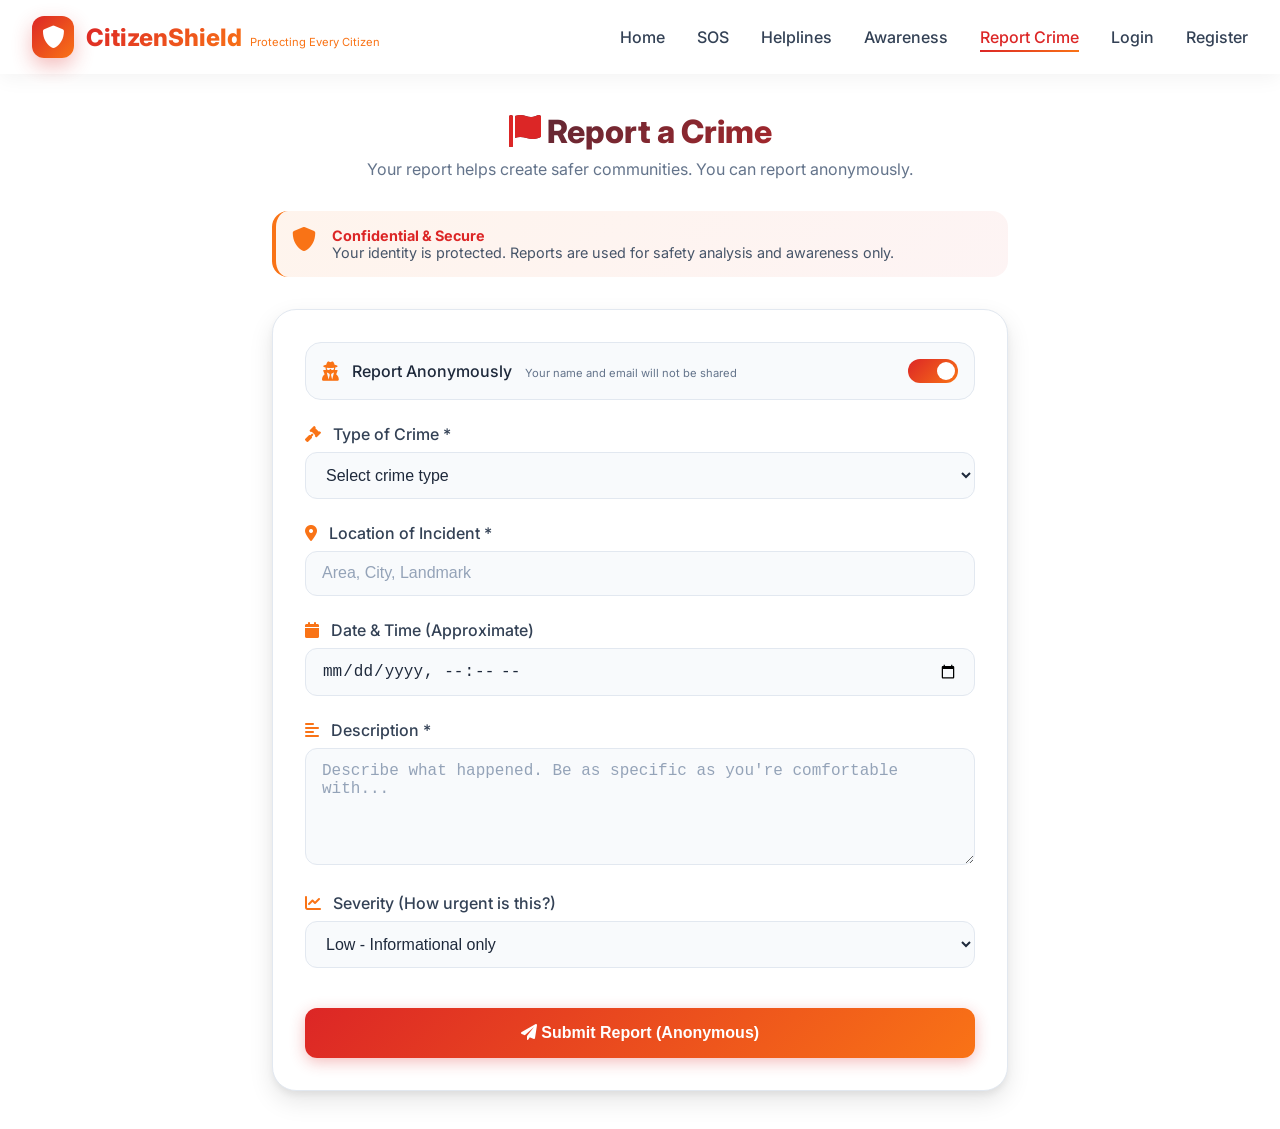
<file: frontend/pages/crime-awareness/report-crime.html>
<!DOCTYPE html>
<html lang="en">
<head>
    <meta charset="UTF-8">
    <meta name="viewport" content="width=device-width, initial-scale=1.0">
    <title>Report Crime - CitizenShield</title>
    
    <link href="https://fonts.googleapis.com/css2?family=Inter:wght@300;400;500;600;700;800&display=swap" rel="stylesheet">
    <link rel="stylesheet" href="https://cdnjs.cloudflare.com/ajax/libs/font-awesome/6.0.0/css/all.min.css">
    
    <style>
        * {
            margin: 0;
            padding: 0;
            box-sizing: border-box;
        }

        body {
            font-family: 'Inter', sans-serif;
            background: #ffffff;
            color: #1e293b;
            overflow-x: hidden;
        }

        /* Navigation */
        .navbar {
            background: rgba(255, 255, 255, 0.98);
            backdrop-filter: blur(10px);
            box-shadow: 0 4px 20px rgba(0,0,0,0.05);
            position: fixed;
            width: 100%;
            top: 0;
            z-index: 1000;
        }

        .nav-container {
            max-width: 1280px;
            margin: 0 auto;
            padding: 1rem 2rem;
            display: flex;
            justify-content: space-between;
            align-items: center;
        }

        .logo {
            display: flex;
            align-items: center;
            gap: 12px;
            cursor: pointer;
        }

        .logo-icon {
            width: 42px;
            height: 42px;
            background: linear-gradient(135deg, #dc2626, #f97316);
            border-radius: 12px;
            display: flex;
            align-items: center;
            justify-content: center;
            box-shadow: 0 8px 20px rgba(220,38,38,0.3);
        }

        .logo-icon i { font-size: 1.4rem; color: white; }
        .logo-text { font-size: 1.5rem; font-weight: 800; background: linear-gradient(135deg, #dc2626, #f97316); -webkit-background-clip: text; -webkit-text-fill-color: transparent; }
        .logo-tag { font-size: 0.7rem; color: #f97316; margin-left: 0.5rem; }
        .nav-menu { display: flex; list-style: none; gap: 2rem; align-items: center; }
        .nav-menu a { text-decoration: none; color: #334155; font-weight: 500; transition: color 0.3s; cursor: pointer; position: relative; }
        .nav-menu a:hover, .nav-menu a.active { color: #dc2626; }
        .nav-menu a::after {
            content: '';
            position: absolute;
            bottom: -5px;
            left: 0;
            width: 0;
            height: 2px;
            background: linear-gradient(90deg, #dc2626, #f97316);
            transition: width 0.3s;
        }
        .nav-menu a:hover::after, .nav-menu a.active::after { width: 100%; }

        /* Report Container - White Background */
        .report-container {
            min-height: 100vh;
            background: #ffffff;
            padding-top: 80px;
        }

        /* Main Content */
        .report-content {
            max-width: 800px;
            margin: 0 auto;
            padding: 2rem;
        }

        /* Header */
        .report-header {
            text-align: center;
            margin-bottom: 2rem;
        }

        .report-header h1 {
            font-size: 2rem;
            font-weight: 800;
            background: linear-gradient(135deg, #1e293b, #dc2626);
            -webkit-background-clip: text;
            -webkit-text-fill-color: transparent;
        }

        .report-header h1 i {
            background: none;
            -webkit-text-fill-color: #dc2626;
        }

        .report-header p {
            color: #64748b;
            margin-top: 0.5rem;
        }

        /* Info Box - Light Orange Background */
        .info-box {
            background: linear-gradient(135deg, rgba(249,115,22,0.08), rgba(220,38,38,0.05));
            border-left: 4px solid #f97316;
            border-radius: 16px;
            padding: 1rem;
            margin-bottom: 2rem;
            display: flex;
            gap: 1rem;
        }

        .info-box i {
            font-size: 1.5rem;
            color: #f97316;
        }

        .info-box p {
            color: #475569;
            font-size: 0.9rem;
        }

        .info-box p strong {
            color: #dc2626;
        }

        /* Form - White Card with Shadow */
        .report-form {
            background: white;
            border-radius: 24px;
            padding: 2rem;
            box-shadow: 0 10px 25px rgba(0,0,0,0.1), 0 4px 6px rgba(0,0,0,0.05);
            border: 1px solid #e2e8f0;
        }

        .form-group {
            margin-bottom: 1.5rem;
        }

        .form-group label {
            display: block;
            color: #334155;
            margin-bottom: 0.5rem;
            font-weight: 500;
        }

        .form-group label i {
            color: #f97316;
            margin-right: 0.5rem;
        }

        .form-group input,
        .form-group select,
        .form-group textarea {
            width: 100%;
            padding: 0.8rem 1rem;
            background: #f8fafc;
            border: 1px solid #e2e8f0;
            border-radius: 12px;
            color: #1e293b;
            font-size: 1rem;
            transition: all 0.3s;
        }

        .form-group input:focus,
        .form-group select:focus,
        .form-group textarea:focus {
            outline: none;
            border-color: #f97316;
            background: white;
            box-shadow: 0 0 0 3px rgba(249,115,22,0.1);
        }

        .form-group input::placeholder,
        .form-group textarea::placeholder {
            color: #94a3b8;
        }

        /* Anonymous Toggle - Light Gray Background */
        .anonymous-toggle {
            background: #f8fafc;
            border-radius: 16px;
            padding: 1rem;
            margin-bottom: 1.5rem;
            display: flex;
            justify-content: space-between;
            align-items: center;
            border: 1px solid #e2e8f0;
        }

        .anonymous-toggle div {
            display: flex;
            align-items: center;
            gap: 0.8rem;
        }

        .anonymous-toggle i {
            font-size: 1.2rem;
            color: #f97316;
        }

        .anonymous-toggle span {
            color: #1e293b;
            font-weight: 500;
        }

        .anonymous-toggle small {
            display: block;
            color: #64748b;
            font-size: 0.7rem;
            margin-top: 0.2rem;
        }

        /* Toggle Switch */
        .switch {
            position: relative;
            display: inline-block;
            width: 50px;
            height: 24px;
        }

        .switch input {
            opacity: 0;
            width: 0;
            height: 0;
        }

        .slider {
            position: absolute;
            cursor: pointer;
            top: 0;
            left: 0;
            right: 0;
            bottom: 0;
            background-color: #cbd5e1;
            transition: 0.3s;
            border-radius: 24px;
        }

        .slider:before {
            position: absolute;
            content: "";
            height: 18px;
            width: 18px;
            left: 3px;
            bottom: 3px;
            background-color: white;
            transition: 0.3s;
            border-radius: 50%;
        }

        input:checked + .slider {
            background: linear-gradient(135deg, #dc2626, #f97316);
        }

        input:checked + .slider:before {
            transform: translateX(26px);
        }

        /* User Details */
        #user-details {
            transition: all 0.3s;
        }

        /* Submit Button - Colorful Gradient */
        .submit-btn {
            width: 100%;
            padding: 1rem;
            background: linear-gradient(135deg, #dc2626, #f97316);
            border: none;
            border-radius: 12px;
            color: white;
            font-size: 1rem;
            font-weight: 600;
            cursor: pointer;
            transition: all 0.3s;
            margin-top: 1rem;
            box-shadow: 0 4px 15px rgba(220,38,38,0.3);
        }

        .submit-btn:hover {
            transform: translateY(-2px);
            box-shadow: 0 8px 25px rgba(220,38,38,0.4);
        }

        .submit-btn:disabled {
            opacity: 0.7;
            cursor: not-allowed;
            transform: none;
        }

        /* Success Message */
        .success-message {
            margin-top: 1rem;
            padding: 1rem;
            background: rgba(16,185,129,0.1);
            border: 1px solid #10b981;
            border-radius: 12px;
            color: #10b981;
            text-align: center;
            display: none;
        }

        /* Toast */
        .toast {
            position: fixed;
            bottom: 20px;
            right: 20px;
            background: #10b981;
            color: white;
            padding: 0.8rem 1.2rem;
            border-radius: 50px;
            z-index: 3000;
            animation: slideIn 0.3s ease;
            box-shadow: 0 5px 20px rgba(0,0,0,0.2);
        }
        .toast.error { background: #dc2626; }
        .toast.warning { background: #f59e0b; }
        
        @keyframes slideIn {
            from { transform: translateX(100%); opacity: 0; }
            to { transform: translateX(0); opacity: 1; }
        }
        @keyframes slideOut {
            from { transform: translateX(0); opacity: 1; }
            to { transform: translateX(100%); opacity: 0; }
        }

        /* Hamburger Menu */
        .hamburger {
            display: none;
            cursor: pointer;
            background: none;
            border: none;
            font-size: 1.8rem;
            color: #dc2626;
        }

        @media (max-width: 768px) {
            .hamburger { display: block; }
            .nav-menu {
                display: none;
                position: absolute;
                top: 70px;
                left: 0;
                width: 100%;
                background: white;
                flex-direction: column;
                padding: 1rem;
                gap: 1rem;
                box-shadow: 0 10px 20px rgba(0,0,0,0.1);
            }
            .nav-menu.active { display: flex; }
            .report-content { padding: 1rem; }
            .report-form { padding: 1.5rem; }
        }
    </style>
</head>
<body>
    <nav class="navbar">
        <div class="nav-container">
            <div class="logo" onclick="window.location.href='../../index.html'">
                <div class="logo-icon"><i class="fas fa-shield-alt"></i></div>
                <div><span class="logo-text">CitizenShield</span><span class="logo-tag">Protecting Every Citizen</span></div>
            </div>
            <button class="hamburger" id="hamburger">
                <i class="fas fa-bars"></i>
            </button>
            <ul class="nav-menu" id="nav-menu"></ul>
        </div>
    </nav>

    <div class="report-container">
        <div class="report-content">
            <div class="report-header">
                <h1><i class="fas fa-flag"></i> Report a Crime</h1>
                <p>Your report helps create safer communities. You can report anonymously.</p>
            </div>

            <div class="info-box">
                <i class="fas fa-shield-alt"></i>
                <p><strong>Confidential & Secure</strong><br>Your identity is protected. Reports are used for safety analysis and awareness only.</p>
            </div>

            <div class="report-form">
                <form id="crime-report-form">
                    <!-- Anonymous Toggle -->
                    <div class="anonymous-toggle">
                        <div>
                            <i class="fas fa-user-secret"></i>
                            <div>
                                <span>Report Anonymously</span>
                                <small>Your name and email will not be shared</small>
                            </div>
                        </div>
                        <label class="switch">
                            <input type="checkbox" id="anonymous-toggle" checked>
                            <span class="slider"></span>
                        </label>
                    </div>

                    <!-- User Details (shown only if anonymous is OFF) -->
                    <div id="user-details" style="display: none;">
                        <div class="form-group">
                            <label><i class="fas fa-user"></i> Your Name (Optional)</label>
                            <input type="text" id="reporter-name" placeholder="Enter your name">
                        </div>
                        <div class="form-group">
                            <label><i class="fas fa-envelope"></i> Email (Optional)</label>
                            <input type="email" id="reporter-email" placeholder="For follow-up updates">
                        </div>
                    </div>

                    <div class="form-group">
                        <label><i class="fas fa-gavel"></i> Type of Crime *</label>
                        <select id="crime-type" required>
                            <option value="">Select crime type</option>
                            <option value="cyber">Cyber Crime (Fraud, Phishing, Hacking)</option>
                            <option value="theft">Theft / Burglary</option>
                            <option value="women">Crime Against Women (Harassment, Domestic Violence)</option>
                            <option value="assault">Assault / Violence</option>
                            <option value="fraud">Financial Fraud</option>
                            <option value="child">Child Abuse / Exploitation</option>
                            <option value="other">Other Crime</option>
                        </select>
                    </div>

                    <div class="form-group">
                        <label><i class="fas fa-map-marker-alt"></i> Location of Incident *</label>
                        <input type="text" id="location" placeholder="Area, City, Landmark" required>
                    </div>

                    <div class="form-group">
                        <label><i class="fas fa-calendar"></i> Date & Time (Approximate)</label>
                        <input type="datetime-local" id="incident-time">
                    </div>

                    <div class="form-group">
                        <label><i class="fas fa-align-left"></i> Description *</label>
                        <textarea id="description" rows="5" placeholder="Describe what happened. Be as specific as you're comfortable with..." required></textarea>
                    </div>

                    <div class="form-group">
                        <label><i class="fas fa-chart-line"></i> Severity (How urgent is this?)</label>
                        <select id="severity">
                            <option value="low">Low - Informational only</option>
                            <option value="medium">Medium - Needs attention</option>
                            <option value="high">High - Immediate concern</option>
                            <option value="critical">Critical - Emergency situation</option>
                        </select>
                    </div>

                    <button type="submit" class="submit-btn" id="submit-btn">
                        <i class="fas fa-paper-plane"></i> Submit Report (Anonymous)
                    </button>

                    <div id="success-message" class="success-message">
                        <i class="fas fa-check-circle"></i> Thank you! Your report has been submitted. It will help make our community safer.
                    </div>
                </form>
            </div>
        </div>
    </div>

    <script>
        const API_BASE_URL = 'http://localhost:5000/api';

        // Update navigation - NO PENALTIES LINK
        function updateNavigation() {
            const token = localStorage.getItem('token');
            const user = JSON.parse(localStorage.getItem('user') || '{}');
            const navMenu = document.getElementById('nav-menu');
            
            if (!navMenu) return;
            
            if (token && user) {
                let menuHtml = `
                    <li><a href="../../index.html">Home</a></li>
                    <li><a href="../sos.html">SOS</a></li>
                    <li><a href="../helplines.html">Helplines</a></li>
                    <li><a href="dashboard.html">Awareness</a></li>
                    <li><a href="report-crime.html" class="active">Report Crime</a></li>
                    <li><a href="../profile.html">Profile</a></li>
                `;
                if (user.role === 'admin') {
                    menuHtml += `<li><a href="../admin.html">Admin</a></li>`;
                }
                menuHtml += `<li><a href="#" id="logout-link">Logout</a></li>`;
                navMenu.innerHTML = menuHtml;
                
                const logoutLink = document.getElementById('logout-link');
                if (logoutLink) {
                    logoutLink.addEventListener('click', (e) => {
                        e.preventDefault();
                        localStorage.removeItem('token');
                        localStorage.removeItem('user');
                        showToast('Logged out successfully', 'success');
                        setTimeout(() => window.location.href = '../../index.html', 1000);
                    });
                }
            } else {
                navMenu.innerHTML = `
                    <li><a href="../../index.html">Home</a></li>
                    <li><a href="../sos.html">SOS</a></li>
                    <li><a href="../helplines.html">Helplines</a></li>
                    <li><a href="dashboard.html">Awareness</a></li>
                    <li><a href="report-crime.html" class="active">Report Crime</a></li>
                    <li><a href="../login.html">Login</a></li>
                    <li><a href="../register.html">Register</a></li>
                `;
            }
        }

        // Show toast
        function showToast(message, type = 'success') {
            const toast = document.createElement('div');
            toast.className = `toast ${type}`;
            toast.innerHTML = `<i class="fas ${type === 'success' ? 'fa-check-circle' : 'fa-exclamation-circle'}"></i> ${message}`;
            document.body.appendChild(toast);
            setTimeout(() => {
                toast.style.animation = 'slideOut 0.3s ease';
                setTimeout(() => toast.remove(), 300);
            }, 3000);
        }

        // Toggle anonymous mode
        const anonymousToggle = document.getElementById('anonymous-toggle');
        const userDetails = document.getElementById('user-details');
        const submitBtn = document.getElementById('submit-btn');

        if (anonymousToggle) {
            anonymousToggle.addEventListener('change', function() {
                if (this.checked) {
                    userDetails.style.display = 'none';
                    submitBtn.innerHTML = '<i class="fas fa-paper-plane"></i> Submit Report (Anonymous)';
                } else {
                    userDetails.style.display = 'block';
                    submitBtn.innerHTML = '<i class="fas fa-paper-plane"></i> Submit Report';
                }
            });
        }

        // Form submission
        const reportForm = document.getElementById('crime-report-form');
        if (reportForm) {
            reportForm.addEventListener('submit', async (e) => {
                e.preventDefault();
                
                const formData = {
                    crime_type: document.getElementById('crime-type').value,
                    location: document.getElementById('location').value,
                    description: document.getElementById('description').value,
                    severity: document.getElementById('severity').value,
                    incident_time: document.getElementById('incident-time').value,
                    is_anonymous: anonymousToggle.checked
                };

                if (!anonymousToggle.checked) {
                    formData.name = document.getElementById('reporter-name').value;
                    formData.email = document.getElementById('reporter-email').value;
                }

                // Validate required fields
                if (!formData.crime_type || !formData.location || !formData.description) {
                    showToast('Please fill in all required fields', 'error');
                    return;
                }

                // Show loading state
                submitBtn.disabled = true;
                submitBtn.innerHTML = '<i class="fas fa-spinner fa-spin"></i> Submitting...';

                try {
                    // Simulate API call
                    await new Promise(resolve => setTimeout(resolve, 1500));
                    
                    // Show success message
                    const successDiv = document.getElementById('success-message');
                    successDiv.style.display = 'block';
                    
                    // Clear form
                    reportForm.reset();
                    anonymousToggle.checked = true;
                    userDetails.style.display = 'none';
                    submitBtn.innerHTML = '<i class="fas fa-paper-plane"></i> Submit Report (Anonymous)';
                    
                    // Show toast notification
                    showToast('✅ Report submitted successfully! Thank you for helping make our community safer.', 'success');
                    
                    // Scroll to success message
                    successDiv.scrollIntoView({ behavior: 'smooth' });
                    
                    // Hide success message after 5 seconds
                    setTimeout(() => {
                        successDiv.style.display = 'none';
                    }, 5000);
                    
                } catch (error) {
                    showToast('Error submitting report. Please try again.', 'error');
                } finally {
                    submitBtn.disabled = false;
                }
            });
        }

        // Check authentication
        function checkAuth() {
            const token = localStorage.getItem('token');
            if (!token) {
                // Don't redirect, allow anonymous reporting
                console.log('User not logged in - anonymous reporting allowed');
            }
        }

        // Hamburger Menu
        const hamburger = document.getElementById('hamburger');
        const navMenu = document.getElementById('nav-menu');
        
        if (hamburger) {
            hamburger.addEventListener('click', () => {
                navMenu.classList.toggle('active');
                hamburger.innerHTML = navMenu.classList.contains('active') ? '<i class="fas fa-times"></i>' : '<i class="fas fa-bars"></i>';
            });
        }

        // Initialize
        document.addEventListener('DOMContentLoaded', () => {
            checkAuth();
            updateNavigation();
        });
    </script>
</body>
</html>
</file>
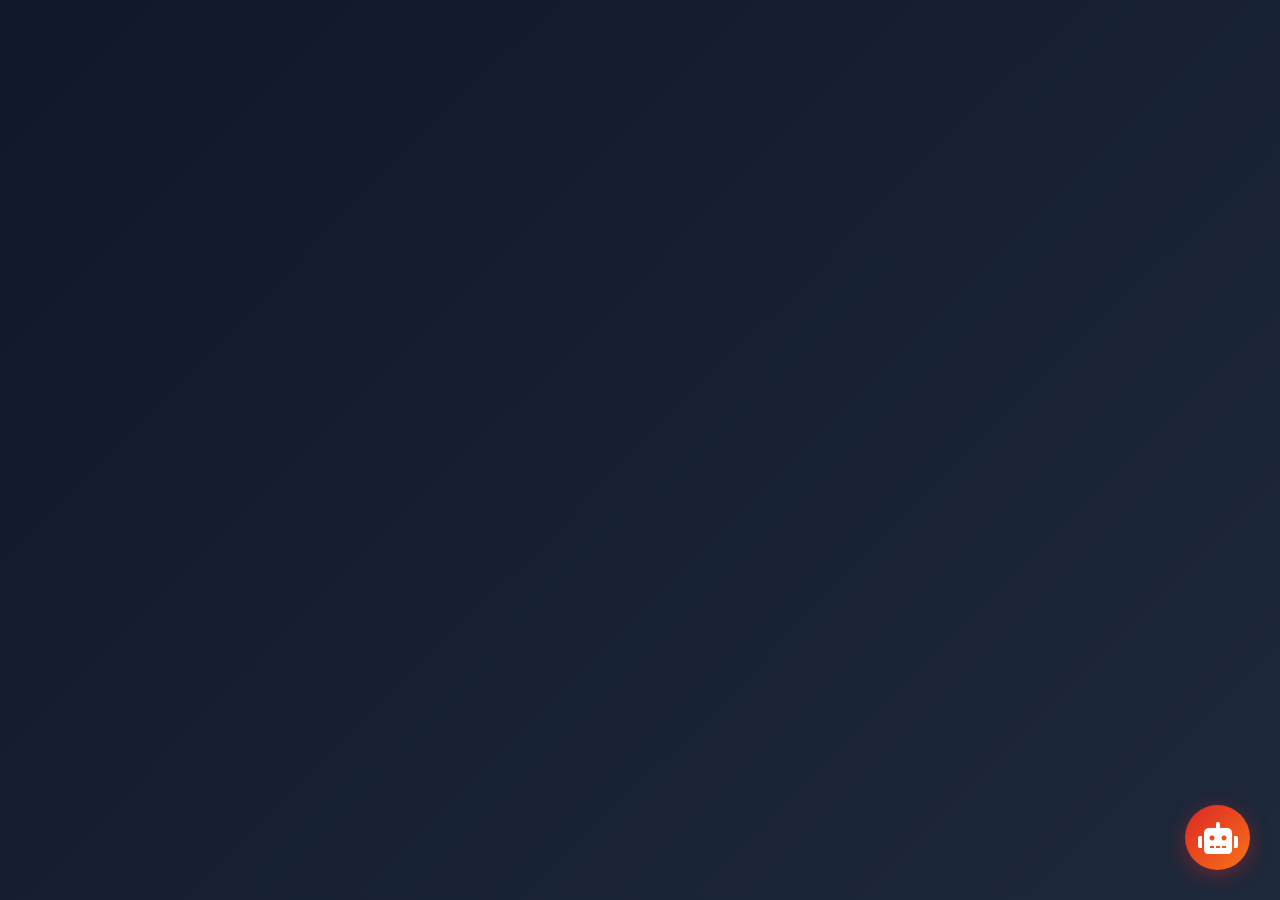
<file: frontend/pages/crime-awareness/safety-assistant.html>
<!DOCTYPE html>
<html lang="en">
<head>
    <meta charset="UTF-8">
    <meta name="viewport" content="width=device-width, initial-scale=1.0">
    <title>AI Safety Assistant - CitizenShield</title>
    
    <link href="https://fonts.googleapis.com/css2?family=Inter:wght@300;400;500;600;700;800&display=swap" rel="stylesheet">
    <link rel="stylesheet" href="https://cdnjs.cloudflare.com/ajax/libs/font-awesome/6.0.0/css/all.min.css">
    
    <style>
        * {
            margin: 0;
            padding: 0;
            box-sizing: border-box;
        }

        body {
            font-family: 'Inter', sans-serif;
            background: linear-gradient(135deg, #0f172a 0%, #1e293b 100%);
            min-height: 100vh;
        }

        /* Floating Chatbot Button */
        .chatbot-float-btn {
            position: fixed;
            bottom: 30px;
            right: 30px;
            width: 65px;
            height: 65px;
            background: linear-gradient(135deg, #dc2626, #f97316);
            border-radius: 50%;
            display: flex;
            align-items: center;
            justify-content: center;
            cursor: pointer;
            box-shadow: 0 5px 20px rgba(220,38,38,0.4);
            transition: all 0.3s;
            z-index: 1000;
            animation: pulse 2s infinite;
        }

        .chatbot-float-btn:hover {
            transform: scale(1.1);
            box-shadow: 0 8px 30px rgba(249,115,22,0.5);
        }

        .chatbot-float-btn i {
            font-size: 2rem;
            color: white;
        }

        @keyframes pulse {
            0%, 100% { transform: scale(1); }
            50% { transform: scale(1.05); }
        }

        /* Chat Window */
        .chat-window {
            position: fixed;
            bottom: 110px;
            right: 30px;
            width: 380px;
            height: 550px;
            background: rgba(30, 41, 59, 0.98);
            backdrop-filter: blur(15px);
            border-radius: 24px;
            box-shadow: 0 20px 40px rgba(0,0,0,0.3);
            display: none;
            flex-direction: column;
            overflow: hidden;
            z-index: 1001;
            border: 1px solid rgba(249,115,22,0.3);
            animation: slideUp 0.3s ease;
        }

        .chat-window.open {
            display: flex;
        }

        @keyframes slideUp {
            from {
                opacity: 0;
                transform: translateY(20px);
            }
            to {
                opacity: 1;
                transform: translateY(0);
            }
        }

        /* Chat Header */
        .chat-header {
            background: linear-gradient(135deg, #dc2626, #f97316);
            padding: 1rem;
            display: flex;
            justify-content: space-between;
            align-items: center;
        }

        .chat-header h3 {
            color: white;
            font-size: 1rem;
            display: flex;
            align-items: center;
            gap: 0.5rem;
        }

        .chat-header i {
            font-size: 1.2rem;
        }

        .close-chat {
            background: none;
            border: none;
            color: white;
            font-size: 1.2rem;
            cursor: pointer;
            transition: all 0.3s;
        }

        .close-chat:hover {
            transform: scale(1.1);
        }

        /* Chat Messages */
        .chat-messages {
            flex: 1;
            overflow-y: auto;
            padding: 1rem;
            display: flex;
            flex-direction: column;
            gap: 0.8rem;
        }

        .chat-messages::-webkit-scrollbar {
            width: 5px;
        }

        .chat-messages::-webkit-scrollbar-track {
            background: rgba(255,255,255,0.05);
            border-radius: 10px;
        }

        .chat-messages::-webkit-scrollbar-thumb {
            background: #f97316;
            border-radius: 10px;
        }

        .message {
            display: flex;
            gap: 0.8rem;
            animation: fadeIn 0.3s ease;
        }

        @keyframes fadeIn {
            from { opacity: 0; transform: translateY(5px); }
            to { opacity: 1; transform: translateY(0); }
        }

        .message.user {
            justify-content: flex-end;
        }

        .message.bot .message-bubble {
            background: rgba(249,115,22,0.15);
            border-left: 3px solid #f97316;
        }

        .message.user .message-bubble {
            background: rgba(59,130,246,0.15);
            border-right: 3px solid #3b82f6;
        }

        .message-bubble {
            max-width: 80%;
            padding: 0.8rem 1rem;
            border-radius: 16px;
            color: #cbd5e1;
            font-size: 0.85rem;
            line-height: 1.5;
        }

        /* Chat Input */
        .chat-input-container {
            padding: 1rem;
            border-top: 1px solid rgba(255,255,255,0.1);
            display: flex;
            gap: 0.8rem;
        }

        .chat-input-container input {
            flex: 1;
            padding: 0.8rem 1rem;
            background: rgba(255,255,255,0.1);
            border: 1px solid rgba(255,255,255,0.2);
            border-radius: 30px;
            color: white;
            font-size: 0.85rem;
        }

        .chat-input-container input:focus {
            outline: none;
            border-color: #f97316;
        }

        .chat-input-container button {
            padding: 0.8rem 1.2rem;
            background: linear-gradient(135deg, #dc2626, #f97316);
            border: none;
            border-radius: 30px;
            color: white;
            cursor: pointer;
            transition: all 0.3s;
        }

        .chat-input-container button:hover {
            transform: scale(1.02);
        }

        /* Voice Button in Chat */
        .voice-chat-btn {
            background: none;
            border: none;
            color: #f97316;
            cursor: pointer;
            font-size: 1.2rem;
            margin-right: 0.5rem;
            transition: all 0.3s;
        }

        .voice-chat-btn:hover {
            color: #dc2626;
            transform: scale(1.1);
        }

        /* Quick Actions */
        .quick-actions {
            padding: 0.5rem 1rem;
            display: flex;
            gap: 0.5rem;
            flex-wrap: wrap;
            border-top: 1px solid rgba(255,255,255,0.05);
        }

        .quick-action {
            background: rgba(255,255,255,0.05);
            border: none;
            padding: 0.4rem 0.8rem;
            border-radius: 20px;
            color: #94a3b8;
            font-size: 0.7rem;
            cursor: pointer;
            transition: all 0.3s;
        }

        .quick-action:hover {
            background: #f97316;
            color: white;
        }

        /* Status Indicator */
        .status-indicator {
            display: inline-block;
            width: 8px;
            height: 8px;
            background: #10b981;
            border-radius: 50%;
            margin-right: 0.5rem;
            animation: blink 1.5s infinite;
        }

        @keyframes blink {
            0%, 100% { opacity: 1; }
            50% { opacity: 0.5; }
        }
    </style>
</head>
<body>
    <!-- The page content will be displayed here -->
    <!-- This is just the chatbot component - the actual page content will be loaded separately -->
    
    <!-- Floating Chatbot Button -->
    <div class="chatbot-float-btn" id="chatbot-btn">
        <i class="fas fa-robot"></i>
    </div>

    <!-- Chat Window -->
    <div class="chat-window" id="chat-window">
        <div class="chat-header">
            <h3><i class="fas fa-robot"></i> Safety Assistant</h3>
            <button class="close-chat" id="close-chat">✕</button>
        </div>
        
        <div class="chat-messages" id="chat-messages">
            <div class="message bot">
                <div class="message-bubble">
                    👋 Hi! I'm your safety assistant. I can help you with:
                    <br>• Emergency helplines
                    <br>• Crime punishments
                    <br>• Safety tips
                    <br>• Legal procedures
                    <br><br>How can I help you today?
                </div>
            </div>
        </div>
        
        <div class="quick-actions">
            <button class="quick-action" onclick="sendQuickAction('Police number')">🚔 Police</button>
            <button class="quick-action" onclick="sendQuickAction('Women helpline')">👩 Women</button>
            <button class="quick-action" onclick="sendQuickAction('Ambulance')">🚑 Ambulance</button>
            <button class="quick-action" onclick="sendQuickAction('Cyber crime')">💻 Cyber Crime</button>
            <button class="quick-action" onclick="sendQuickAction('Theft punishment')">⚖️ Theft</button>
            <button class="quick-action" onclick="sendQuickAction('Safety tips')">🛡️ Tips</button>
        </div>
        
        <div class="chat-input-container">
            <button class="voice-chat-btn" id="voice-chat-btn"><i class="fas fa-microphone"></i></button>
            <input type="text" id="chat-input" placeholder="Type your question...">
            <button id="send-btn"><i class="fas fa-paper-plane"></i></button>
        </div>
    </div>

    <script>
        // Chatbot Responses
        const chatbotResponses = {
            sos: "🚨 To trigger SOS, click the red SOS button on the homepage. Your location will be shared with emergency contacts.",
            police: "📞 Police Helpline: 100. Available 24/7 for immediate assistance.",
            women: "👩 Women Helpline: 1091. 24x7 assistance for women in distress.",
            ambulance: "🚑 Ambulance: 102. For medical emergencies, call immediately.",
            cyber: "💻 Cyber Crime Helpline: 1930. Report online fraud and cyber crimes.",
            child: "👶 Child Helpline: 1098. For child protection and assistance.",
            theft: "⚖️ Theft under IPC 379: 1 to 3 years imprisonment + fine.",
            rape: "⚖️ Rape under IPC 376: 10 years to life imprisonment + fine.",
            domestic: "⚖️ Domestic violence under IPC 498A: 1 to 3 years imprisonment.",
            cyberPunishment: "⚖️ Cyber fraud: 3 to 7 years imprisonment + up to ₹10 lakh fine.",
            fir: "📋 To file FIR: 1) Visit nearest police station, 2) Write complaint, 3) Get free copy. Women can file Zero FIR anywhere.",
            help: "🛡️ I can help with:\n• Emergency numbers\n• Crime punishments\n• Safety tips\n• Legal procedures\n• How to file complaints",
            safety: "🛡️ Safety Tips:\n1. Share location with trusted contacts\n2. Never share OTP\n3. Enable 2FA\n4. Trust your instincts\n5. Save emergency numbers"
        };

        function getBotResponse(userMessage) {
            const lowerMsg = userMessage.toLowerCase();
            
            if (lowerMsg.includes('sos') || lowerMsg.includes('emergency')) return chatbotResponses.sos;
            if (lowerMsg.includes('police') || lowerMsg.includes('100')) return chatbotResponses.police;
            if (lowerMsg.includes('women') || lowerMsg.includes('1091')) return chatbotResponses.women;
            if (lowerMsg.includes('ambulance') || lowerMsg.includes('102')) return chatbotResponses.ambulance;
            if (lowerMsg.includes('cyber') || lowerMsg.includes('1930')) return chatbotResponses.cyber;
            if (lowerMsg.includes('child') || lowerMsg.includes('1098')) return chatbotResponses.child;
            if (lowerMsg.includes('theft')) return chatbotResponses.theft;
            if (lowerMsg.includes('rape')) return chatbotResponses.rape;
            if (lowerMsg.includes('domestic')) return chatbotResponses.domestic;
            if (lowerMsg.includes('fraud') || lowerMsg.includes('phishing')) return chatbotResponses.cyberPunishment;
            if (lowerMsg.includes('fir') || lowerMsg.includes('file')) return chatbotResponses.fir;
            if (lowerMsg.includes('help')) return chatbotResponses.help;
            if (lowerMsg.includes('tip') || lowerMsg.includes('safety')) return chatbotResponses.safety;
            
            return "I'm here to help! You can ask me about emergency numbers (Police: 100, Women: 1091, Ambulance: 102), crime punishments, or safety tips. What would you like to know?";
        }

        // DOM Elements
        const chatbotBtn = document.getElementById('chatbot-btn');
        const chatWindow = document.getElementById('chat-window');
        const closeChat = document.getElementById('close-chat');
        const chatMessages = document.getElementById('chat-messages');
        const chatInput = document.getElementById('chat-input');
        const sendBtn = document.getElementById('send-btn');
        const voiceChatBtn = document.getElementById('voice-chat-btn');

        // Open/Close Chat
        chatbotBtn.addEventListener('click', () => {
            chatWindow.classList.add('open');
        });

        closeChat.addEventListener('click', () => {
            chatWindow.classList.remove('open');
        });

        // Add Message
        function addMessage(message, isUser = false) {
            const messageDiv = document.createElement('div');
            messageDiv.className = `message ${isUser ? 'user' : 'bot'}`;
            messageDiv.innerHTML = `<div class="message-bubble">${message.replace(/\n/g, '<br>')}</div>`;
            chatMessages.appendChild(messageDiv);
            chatMessages.scrollTop = chatMessages.scrollHeight;
        }

        // Send Message
        function sendMessage() {
            const userMessage = chatInput.value.trim();
            if (!userMessage) return;
            
            addMessage(userMessage, true);
            chatInput.value = '';
            
            setTimeout(() => {
                const response = getBotResponse(userMessage);
                addMessage(response, false);
            }, 500);
        }

        sendBtn.addEventListener('click', sendMessage);
        chatInput.addEventListener('keypress', (e) => {
            if (e.key === 'Enter') sendMessage();
        });

        // Quick Action
        function sendQuickAction(action) {
            addMessage(action, true);
            setTimeout(() => {
                const response = getBotResponse(action);
                addMessage(response, false);
            }, 500);
        }
        window.sendQuickAction = sendQuickAction;

        // Voice Recognition
        let recognition = null;

        if ('webkitSpeechRecognition' in window || 'SpeechRecognition' in window) {
            const SpeechRecognition = window.SpeechRecognition || window.webkitSpeechRecognition;
            recognition = new SpeechRecognition();
            recognition.lang = 'en-IN';
            recognition.continuous = false;
            recognition.interimResults = false;

            recognition.onstart = () => {
                voiceChatBtn.innerHTML = '<i class="fas fa-microphone-slash"></i>';
                voiceChatBtn.style.color = '#10b981';
            };

            recognition.onresult = (event) => {
                const transcript = event.results[0][0].transcript;
                addMessage(transcript, true);
                
                setTimeout(() => {
                    const response = getBotResponse(transcript);
                    addMessage(response, false);
                }, 500);
            };

            recognition.onerror = () => {
                voiceChatBtn.innerHTML = '<i class="fas fa-microphone"></i>';
                voiceChatBtn.style.color = '#f97316';
            };

            recognition.onend = () => {
                voiceChatBtn.innerHTML = '<i class="fas fa-microphone"></i>';
                voiceChatBtn.style.color = '#f97316';
            };
        }

        voiceChatBtn.addEventListener('click', () => {
            if (recognition) {
                recognition.start();
            } else {
                addMessage("❌ Voice recognition not supported in your browser. Please type your question.", false);
            }
        });

        // Close chat on outside click (optional)
        document.addEventListener('click', (e) => {
            if (!chatWindow.contains(e.target) && !chatbotBtn.contains(e.target) && chatWindow.classList.contains('open')) {
                chatWindow.classList.remove('open');
            }
        });
    </script>
</body>
</html>
</file>
